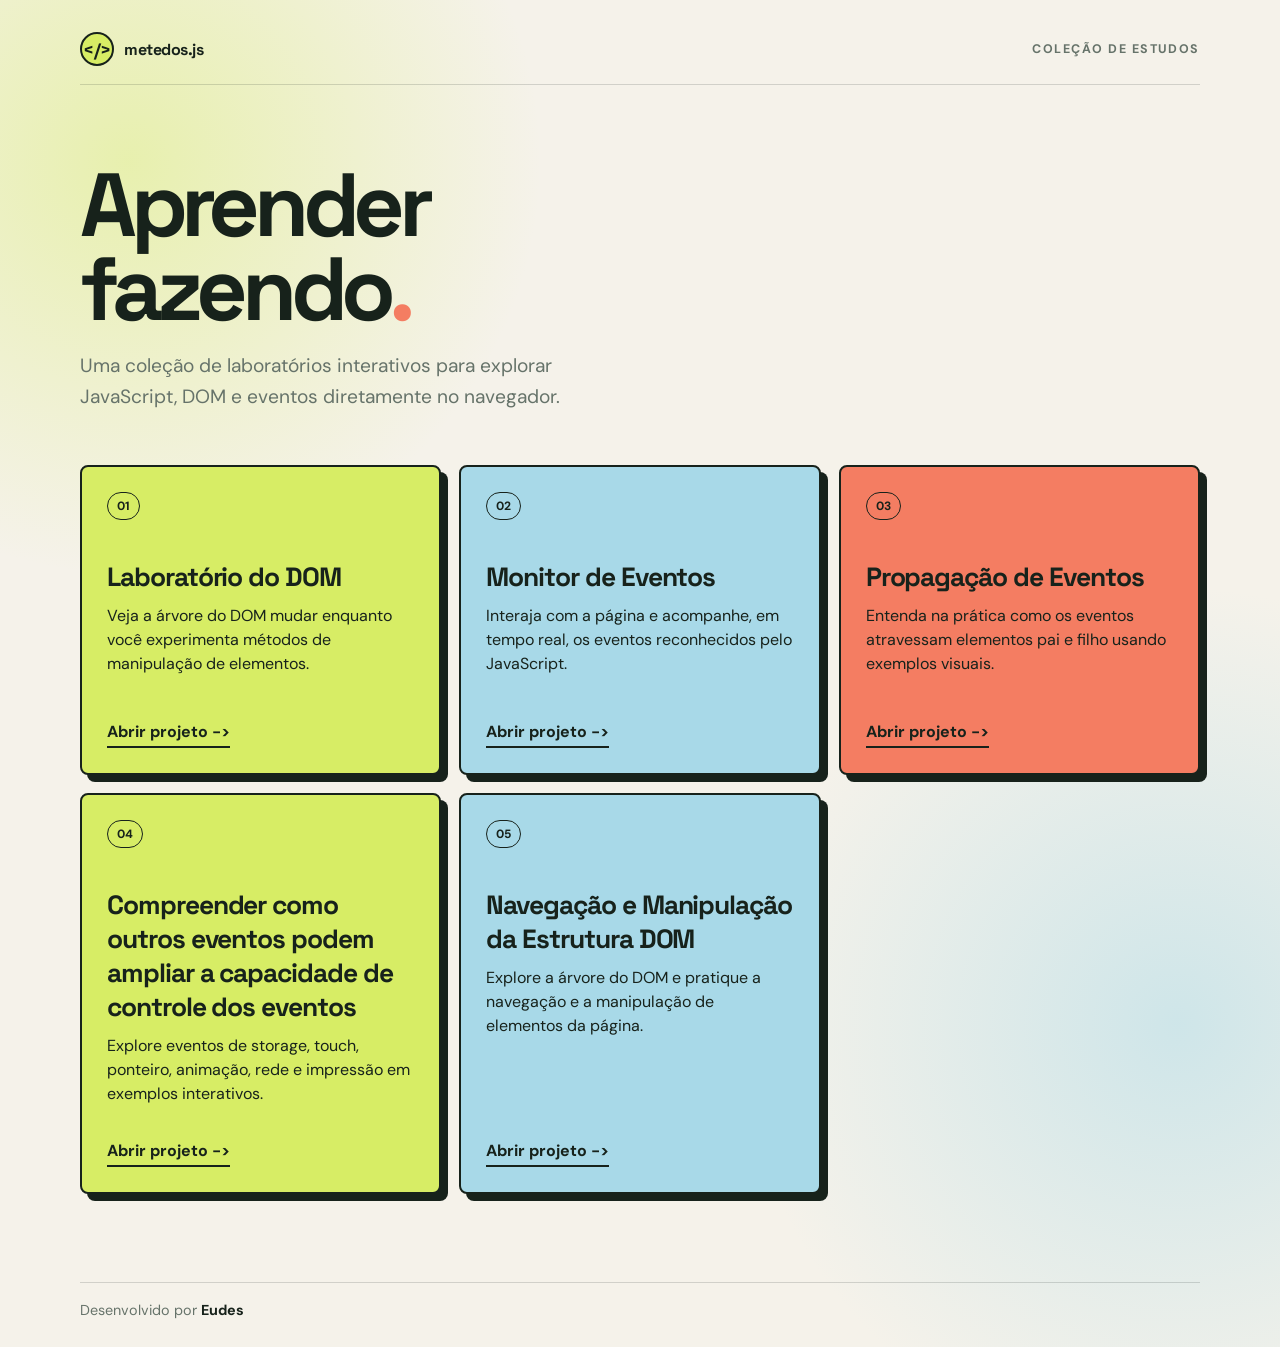
<file: index.html>
<!DOCTYPE html>
<html lang="pt-BR">

<head>
    <meta charset="UTF-8">
    <meta name="viewport" content="width=device-width, initial-scale=1.0">
    <meta name="description" content="Coleção de laboratórios interativos para aprender JavaScript e DOM.">
    <title>Laboratórios JavaScript</title>
    <style>
        @import url('https://fonts.googleapis.com/css2?family=DM+Sans:wght@400;500;700&family=Space+Grotesk:wght@500;600;700&display=swap');

        :root {
            --ink: #17221b;
            --muted: #66736a;
            --paper: #f5f2ea;
            --lime: #d7ed65;
            --coral: #f47d62;
            --blue: #a8d9e8;
            --line: rgba(23, 34, 27, 0.16);
        }

        * {
            box-sizing: border-box;
        }

        body {
            margin: 0;
            min-height: 100vh;
            display: flex;
            flex-direction: column;
            color: var(--ink);
            background:
                radial-gradient(circle at 10% 12%, rgba(215, 237, 101, 0.45), transparent 25%),
                radial-gradient(circle at 92% 76%, rgba(168, 217, 232, 0.5), transparent 28%),
                var(--paper);
            font-family: 'DM Sans', sans-serif;
        }

        header,
        main,
        footer {
            width: min(1120px, calc(100% - 48px));
            margin-inline: auto;
        }

        header {
            padding: 32px 0 18px;
            display: flex;
            justify-content: space-between;
            align-items: center;
            border-bottom: 1px solid var(--line);
        }

        .marca {
            display: flex;
            align-items: center;
            gap: 10px;
            font-family: 'Space Grotesk', sans-serif;
            font-weight: 700;
            letter-spacing: -0.03em;
        }

        .marca-simbolo {
            width: 34px;
            height: 34px;
            display: grid;
            place-items: center;
            color: var(--ink);
            background: var(--lime);
            border: 2px solid var(--ink);
            border-radius: 50%;
            font-size: 18px;
        }

        .rotulo {
            color: var(--muted);
            font-size: 0.78rem;
            font-weight: 700;
            letter-spacing: 0.12em;
            text-transform: uppercase;
        }

        main {
            flex: 1;
            padding: 78px 0 88px;
        }

        .intro {
            max-width: 720px;
            margin-bottom: 52px;
        }

        h1,
        h2,
        p {
            margin-top: 0;
        }

        h1 {
            max-width: 680px;
            margin-bottom: 20px;
            font-family: 'Space Grotesk', sans-serif;
            font-size: clamp(2.8rem, 7vw, 6.4rem);
            line-height: 0.94;
            letter-spacing: -0.07em;
        }

        h1 span {
            color: var(--coral);
        }

        .intro p {
            max-width: 560px;
            margin-bottom: 0;
            color: var(--muted);
            font-size: clamp(1rem, 1.7vw, 1.2rem);
            line-height: 1.6;
        }

        .projetos {
            display: grid;
            grid-template-columns: repeat(3, 1fr);
            gap: 18px;
        }

        .projeto {
            min-height: 310px;
            display: flex;
            flex-direction: column;
            padding: 25px;
            border: 2px solid var(--ink);
            border-radius: 8px;
            box-shadow: 7px 7px 0 var(--ink);
            transition: transform 180ms ease, box-shadow 180ms ease;
        }

        .projeto:nth-child(1) {
            background: var(--lime);
        }

        .projeto:nth-child(2) {
            background: var(--blue);
        }

        .projeto:nth-child(3) {
            background: var(--coral);
        }

        .projeto:nth-child(4) {
            background: var(--lime);
        }

            .projeto:nth-child(5) {
                background: var(--blue);
            }

        .projeto:hover,
        .projeto:focus-within {
            transform: translate(-3px, -3px);
            box-shadow: 10px 10px 0 var(--ink);
        }

        .numero {
            align-self: flex-start;
            padding: 5px 9px;
            border: 1px solid var(--ink);
            border-radius: 999px;
            font-size: 0.75rem;
            font-weight: 700;
        }

        .projeto h2 {
            margin: 40px 0 10px;
            font-family: 'Space Grotesk', sans-serif;
            font-size: 1.65rem;
            letter-spacing: -0.04em;
        }

        .projeto p {
            margin-bottom: 24px;
            line-height: 1.5;
        }

        .abrir {
            width: fit-content;
            margin-top: auto;
            padding: 10px 0 4px;
            color: var(--ink);
            border-bottom: 2px solid var(--ink);
            font-weight: 700;
            text-decoration: none;
        }

        .abrir::after {
            content: '  ->';
        }

        .abrir:hover {
            color: #fff;
            border-color: #fff;
        }

        footer {
            padding: 18px 0 28px;
            border-top: 1px solid var(--line);
            color: var(--muted);
            font-size: 0.9rem;
        }

        footer strong {
            color: var(--ink);
        }

        @media (max-width: 760px) {
            header,
            main,
            footer {
                width: min(100% - 32px, 560px);
            }

            header {
                padding-top: 22px;
            }

            .rotulo {
                display: none;
            }

            main {
                padding: 56px 0 68px;
            }

            .intro {
                margin-bottom: 38px;
            }

            .projetos {
                grid-template-columns: 1fr;
                gap: 16px;
            }

            .projeto {
                min-height: 260px;
            }
        }
    </style>
</head>

<body>
    <header>
        <div class="marca">
            <span class="marca-simbolo">&lt;/&gt;</span>
            <span>metedos.js</span>
        </div>
        <span class="rotulo">coleção de estudos</span>
    </header>

    <main>
        <section class="intro" aria-labelledby="titulo-principal">
            <h1>Aprender fazendo<span>.</span></h1>
            <p>Uma coleção de laboratórios interativos para explorar JavaScript, DOM e eventos diretamente no navegador.</p>
        </section>

        <section class="projetos" aria-label="Projetos disponíveis">
            <article class="projeto">
                <span class="numero">01</span>
                <h2>Laboratório do DOM</h2>
                <p>Veja a árvore do DOM mudar enquanto você experimenta métodos de manipulação de elementos.</p>
                <a class="abrir" href="01/index.html">Abrir projeto</a>
            </article>

            <article class="projeto">
                <span class="numero">02</span>
                <h2>Monitor de Eventos</h2>
                <p>Interaja com a página e acompanhe, em tempo real, os eventos reconhecidos pelo JavaScript.</p>
                <a class="abrir" href="02/index.html">Abrir projeto</a>
            </article>

            <article class="projeto">
                <span class="numero">03</span>
                <h2>Propagação de Eventos</h2>
                <p>Entenda na prática como os eventos atravessam elementos pai e filho usando exemplos visuais.</p>
                <a class="abrir" href="03/index.html">Abrir projeto</a>
            </article>

            <article class="projeto">
                <span class="numero">04</span>
                <h2>Compreender como outros eventos podem ampliar a capacidade de controle dos eventos</h2>
                <p>Explore eventos de storage, touch, ponteiro, animação, rede e impressão em exemplos interativos.</p>
                <a class="abrir" href="04/index.html">Abrir projeto</a>
            </article>

            <article class="projeto">
                <span class="numero">05</span>
                <h2>Navegação e Manipulação da Estrutura DOM</h2>
                <p>Explore a árvore do DOM e pratique a navegação e a manipulação de elementos da página.</p>
                <a class="abrir" href="05/index.html">Abrir projeto</a>
            </article>
        </section>
    </main>

    <footer>Desenvolvido por <strong>Eudes</strong></footer>
</body>

</html>
</file>
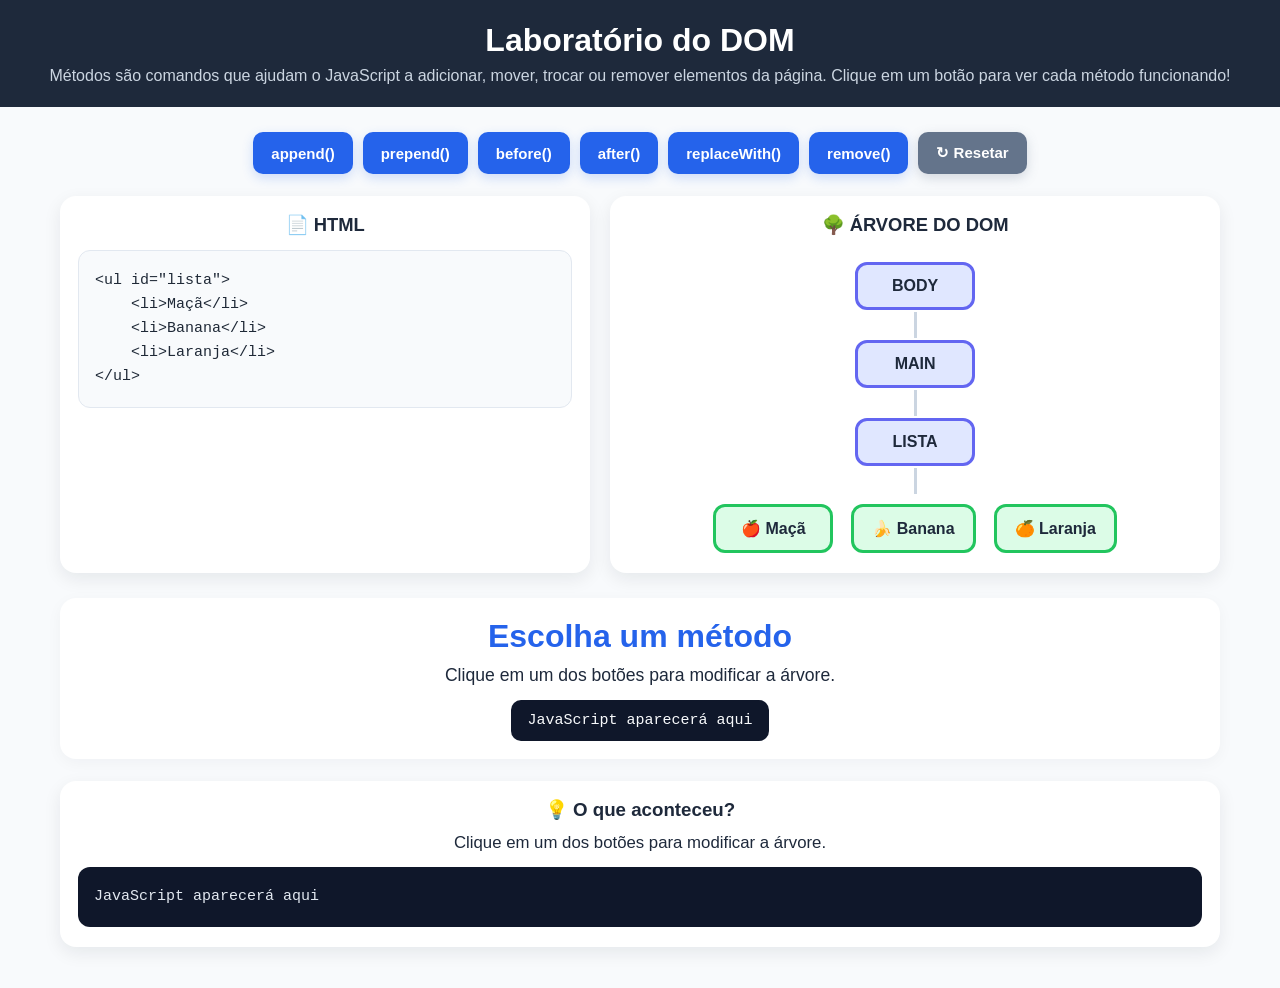
<file: 01/index.html>
<!DOCTYPE html>
<html lang="pt-br">

<head>
    <meta charset="UTF-8">
    <meta name="viewport" content="width=device-width, initial-scale=1.0">

    <title>Laboratório do DOM</title>

    <style>

        * {
            box-sizing: border-box;
        }

        :root {
            --bg: #f8fafc;
            --card: #ffffff;
            --text: #1e293b;
            --muted: #64748b;
            --primary: #2563eb;
            --primary-dark: #1d4ed8;
            --dark: #0f172a;
            --linha: #cbd5e1;
            --pai: #e0e7ff;
            --pai-borda: #6366f1;
            --elemento: #dcfce7;
            --elemento-borda: #22c55e;
            --novo: #fef3c7;
            --novo-borda: #f59e0b;
            --alerta: #fef2f2;
            --alerta-borda: #ef4444;
        }

        body {
            margin: 0;
            font-family: Arial, sans-serif;
            background: var(--bg);
            color: var(--text);
            overflow-x: hidden;
        }

        header {
            background: #1e293b;
            color: white;
            text-align: center;
            padding: 22px 20px;
        }

        header h1 {
            margin: 0 0 8px;
            font-size: 2rem;
        }

        header p {
            margin: 0;
            color: #cbd5e1;
        }

        .container {
            max-width: 1200px;
            margin: auto;
            padding: 25px 20px 40px;
        }

        .botoes {
            display: flex;
            justify-content: center;
            flex-wrap: wrap;
            gap: 10px;
            margin-bottom: 22px;
        }

        button {
            border: none;
            border-radius: 10px;
            padding: 12px 18px;
            background: var(--primary);
            color: white;
            font-size: 15px;
            font-weight: 700;
            cursor: pointer;
            transition: 0.2s ease;
            box-shadow: 0 4px 12px rgba(37, 99, 235, 0.2);
        }

        button:hover {
            transform: translateY(-2px);
            background: var(--primary-dark);
        }

        .reset {
            background: #64748b;
            box-shadow: 0 4px 12px rgba(100, 116, 139, 0.25);
        }

        .reset:hover {
            background: #475569;
        }

        .visao {
            display: grid;
            grid-template-columns: minmax(260px, 1fr) minmax(320px, 1.15fr);
            gap: 20px;
            margin-bottom: 25px;
        }

        .painel {
            background: var(--card);
            border-radius: 16px;
            box-shadow: 0 6px 18px rgba(15, 23, 42, 0.08);
            padding: 18px 18px 20px;
        }

        .painel h3 {
            margin: 0 0 14px;
            text-align: center;
            font-size: 1.15rem;
        }

        .html-panel pre,
        .resultado pre {
            margin: 0;
            white-space: pre-wrap;
            font-family: Consolas, monospace;
            line-height: 1.6;
            font-size: 15px;
            border-radius: 12px;
        }

        .html-panel pre {
            background: #f8fafc;
            border: 1px solid #e2e8f0;
            padding: 18px 16px;
            color: #1f2937;
        }

        .arvore-panel {
            overflow-x: auto;
        }

        .arvore {
            display: flex;
            flex-direction: column;
            align-items: center;
            min-height: 280px;
            padding-top: 12px;
        }

        .node {
            display: inline-flex;
            align-items: center;
            justify-content: center;
            min-width: 120px;
            padding: 12px 18px;
            border-radius: 12px;
            border: 3px solid transparent;
            font-weight: 700;
            text-align: center;
            transition: 0.35s ease;
            background: #dbeafe;
            border-color: #60a5fa;
        }

        .node.pai {
            background: var(--pai);
            border-color: var(--pai-borda);
        }

        .node.item {
            background: var(--elemento);
            border-color: var(--elemento-borda);
        }

        .node.novo {
            background: var(--novo);
            border-color: var(--novo-borda);
        }

        .node.remover {
            background: var(--alerta);
            border-color: var(--alerta-borda);
        }

        .linha {
            width: 3px;
            height: 26px;
            background: var(--linha);
            margin: 2px 0;
        }

        .filhos {
            display: flex;
            justify-content: center;
            align-items: flex-start;
            gap: 18px;
            flex-wrap: wrap;
            width: 100%;
            padding-top: 8px;
        }

        .filho {
            display: flex;
            justify-content: center;
            align-items: center;
        }

        .destacado {
            animation: destaque 0.9s infinite ease-in-out;
        }

        @keyframes destaque {
            0% {
                transform: scale(1);
                box-shadow: 0 0 0 0 rgba(250, 204, 21, 0.4);
            }
            50% {
                transform: scale(1.08);
                box-shadow: 0 0 0 12px rgba(250, 204, 21, 0);
            }
            100% {
                transform: scale(1);
                box-shadow: 0 0 0 0 rgba(250, 204, 21, 0);
            }
        }

        .novo.entrando {
            animation: entrar 0.7s ease;
        }

        @keyframes entrar {
            from {
                opacity: 0;
                transform: scale(0.2) translateY(-18px);
            }
            to {
                opacity: 1;
                transform: scale(1) translateY(0);
            }
        }

        .remover.saindo {
            animation: sair 0.7s forwards ease;
        }

        @keyframes sair {
            to {
                opacity: 0;
                transform: scale(0.2);
            }
        }

        .substituir {
            animation: substituir 1s ease;
        }

        @keyframes substituir {
            0% { transform: scale(1); }
            50% { transform: scale(1.18) rotate(4deg); }
            100% { transform: scale(1); }
        }

        .explicacao {
            background: white;
            border-radius: 16px;
            padding: 20px 18px 18px;
            text-align: center;
            box-shadow: 0 4px 16px rgba(15, 23, 42, 0.04);
            margin-bottom: 22px;
        }

        #tituloMetodo {
            margin: 0 0 10px;
            color: var(--primary);
            font-size: 2rem;
        }

        #mensagem {
            margin: 0;
            font-size: 1.1rem;
            color: var(--text);
        }

        #codigo {
            display: inline-block;
            margin-top: 14px;
            background: var(--dark);
            color: #f8fafc;
            padding: 12px 16px;
            border-radius: 10px;
            font-family: Consolas, monospace;
            font-size: 15px;
        }

        .notificacao {
            position: fixed;
            top: 18px;
            right: 18px;
            z-index: 10;
            width: min(360px, calc(100% - 36px));
            padding: 15px 18px;
            border-left: 5px solid var(--primary);
            border-radius: 10px;
            background: white;
            color: var(--text);
            box-shadow: 0 8px 24px rgba(15, 23, 42, 0.18);
            opacity: 0;
            transform: translateY(-18px);
            pointer-events: none;
            transition: opacity 0.25s ease, transform 0.25s ease;
        }

        .notificacao.visivel {
            opacity: 1;
            transform: translateY(0);
        }

        .notificacao strong {
            display: block;
            margin-bottom: 4px;
            color: var(--primary-dark);
        }

        .resultado {
            background: var(--card);
            border-radius: 16px;
            box-shadow: 0 6px 18px rgba(15, 23, 42, 0.08);
            padding: 18px 18px 20px;
        }

        .resultado h3 {
            margin: 0 0 12px;
            text-align: center;
        }

        #resultadoTexto {
            margin: 0 0 14px;
            text-align: center;
            font-size: 1.05rem;
            color: var(--text);
        }

        .resultado pre {
            background: #0f172a;
            color: #e2e8f0;
            padding: 18px 16px;
            font-size: 15px;
        }

        @media (max-width: 820px) {
            .visao {
                grid-template-columns: 1fr;
            }

            .node {
                min-width: 100px;
                padding: 10px 14px;
                font-size: 14px;
            }

            .filhos {
                gap: 10px;
            }
        }

        @media (max-width: 600px) {
            header {
                padding: 18px 14px;
            }

            header h1 {
                font-size: 1.6rem;
            }

            .container {
                padding: 18px 12px 28px;
            }

            .botoes {
                display: grid;
                grid-template-columns: repeat(2, minmax(0, 1fr));
                gap: 8px;
            }

            button {
                width: 100%;
                padding: 11px 8px;
                font-size: 14px;
            }

            .reset {
                grid-column: 1 / -1;
            }

            .painel,
            .resultado,
            .explicacao {
                padding: 15px 12px;
                border-radius: 12px;
            }

            #tituloMetodo {
                font-size: 1.55rem;
            }

            #mensagem,
            #resultadoTexto {
                font-size: 1rem;
            }

            #codigo {
                max-width: 100%;
                overflow-wrap: anywhere;
                font-size: 13px;
            }

            .html-panel pre,
            .resultado pre {
                font-size: 13px;
                overflow-x: auto;
            }

            .arvore {
                min-width: 280px;
            }

            .notificacao {
                top: 12px;
                right: 12px;
                width: calc(100% - 24px);
            }
        }

    </style>
</head>


<body>

<div class="notificacao" id="notificacao" role="status" aria-live="polite"></div>


<header>

    <h1>Laboratório do DOM</h1>

    <p>
        Métodos são comandos que ajudam o JavaScript a adicionar, mover, trocar ou remover elementos da página.
        Clique em um botão para ver cada método funcionando!
    </p>

</header>


<div class="container">


    <!-- BOTÕES -->

    <div class="botoes">

        <button onclick="append()">
            append()
        </button>

        <button onclick="prepend()">
            prepend()
        </button>

        <button onclick="before()">
            before()
        </button>

        <button onclick="after()">
            after()
        </button>

        <button onclick="replaceWith()">
            replaceWith()
        </button>

        <button onclick="remove()">
            remove()
        </button>

        <button class="reset" onclick="resetar()">
            ↻ Resetar
        </button>

    </div>


    <div class="visao">

        <div class="painel html-panel">
            <h3>📄 HTML</h3>
            <pre id="htmlCode"></pre>
        </div>

        <div class="painel arvore-panel">
            <h3>🌳 ÁRVORE DO DOM</h3>

            <div class="arvore" id="arvore">

                <div class="node pai">BODY</div>
                <div class="linha"></div>
                <div class="node pai">MAIN</div>
                <div class="linha"></div>
                <div class="node pai" id="lista">LISTA</div>
                <div class="linha"></div>

                <div class="filhos" id="filhos">

                    <div class="filho">
                        <div class="node item" id="maca">🍎 Maçã</div>
                    </div>

                    <div class="filho">
                        <div class="node item" id="banana">🍌 Banana</div>
                    </div>

                    <div class="filho">
                        <div class="node item" id="laranja">🍊 Laranja</div>
                    </div>

                </div>

            </div>
        </div>

    </div>

    <div class="explicacao">

        <h2 id="tituloMetodo">
            Escolha um método
        </h2>

        <p id="mensagem">
            Clique em um dos botões acima.
        </p>

        <div id="codigo">
            JavaScript aparecerá aqui
        </div>

    </div>

    <div class="resultado">
        <h3>💡 O que aconteceu?</h3>
        <p id="resultadoTexto">Selecione um método para ver a mudança na árvore.</p>
        <pre id="codigoGrande">Clique em um método para ver o código.</pre>
    </div>

</div>


<script>

const filhos = document.getElementById("filhos");
let tempoNotificacao;

function notificar(nome, mensagem) {
    const notificacao = document.getElementById("notificacao");

    notificacao.innerHTML = `<strong>${nome}</strong>${mensagem}`;
    notificacao.classList.add("visivel");

    clearTimeout(tempoNotificacao);
    tempoNotificacao = setTimeout(() => {
        notificacao.classList.remove("visivel");
    }, 4500);
}

function mostrar(nome, mensagem, codigo) {
    document.getElementById("tituloMetodo").innerText = nome;
    document.getElementById("mensagem").innerText = mensagem;
    document.getElementById("codigo").innerText = codigo;
    document.getElementById("resultadoTexto").innerText = mensagem;
    document.getElementById("codigoGrande").innerText = codigo;

    if (nome !== "Escolha um método") {
        notificar(nome, mensagem);
    }
}

function getNomeItem(id) {
    const nomes = {
        maca: "Maçã",
        banana: "Banana",
        laranja: "Laranja",
        kiwi: "Kiwi"
    };

    return nomes[id] || id;
}

function renderHTMLFromDOM() {
    const itens = Array.from(filhos.querySelectorAll(".item")).map(item => item.id);

    const linhas = [
        '<ul id="lista">',
        ...itens.map(id => `    <li>${getNomeItem(id)}</li>`),
        '</ul>'
    ];

    document.getElementById("htmlCode").textContent = linhas.join("\n");
}

function criarKiwi() {
    const wrapper = document.createElement("div");
    wrapper.classList.add("filho");

    const kiwi = document.createElement("div");
    kiwi.classList.add("node", "item", "novo", "entrando");
    kiwi.id = "kiwi";
    kiwi.textContent = "🥝 Kiwi";

    wrapper.appendChild(kiwi);
    return wrapper;
}

function resetar() {
    filhos.innerHTML = `
        <div class="filho">
            <div class="node item" id="maca">🍎 Maçã</div>
        </div>

        <div class="filho">
            <div class="node item" id="banana">🍌 Banana</div>
        </div>

        <div class="filho">
            <div class="node item" id="laranja">🍊 Laranja</div>
        </div>
    `;

    renderHTMLFromDOM();

    mostrar(
        "Escolha um método",
        "Clique em um dos botões para modificar a árvore.",
        "JavaScript aparecerá aqui"
    );
}

function append() {
    resetar();

    const kiwi = criarKiwi();
    filhos.appendChild(kiwi);
    renderHTMLFromDOM();

    mostrar(
        "append()",
        "O Kiwi foi colocado no FINAL da lista.",
        "lista.append(kiwi)"
    );
}

function prepend() {
    resetar();

    const kiwi = criarKiwi();
    filhos.insertBefore(kiwi, filhos.firstChild);
    renderHTMLFromDOM();

    mostrar(
        "prepend()",
        "O Kiwi foi colocado no INÍCIO da lista.",
        "lista.prepend(kiwi)"
    );
}

function before() {
    resetar();

    const banana = document.getElementById("banana");
    banana.classList.add("destacado");

    setTimeout(() => {
        const kiwi = criarKiwi();
        banana.before(kiwi);
        renderHTMLFromDOM();
        banana.classList.remove("destacado");

        mostrar(
            "before()",
            "O Kiwi foi colocado ANTES da Banana.",
            "banana.before(kiwi)"
        );
    }, 350);
}

function after() {
    resetar();

    const banana = document.getElementById("banana");
    banana.classList.add("destacado");

    setTimeout(() => {
        const kiwi = criarKiwi();
        banana.after(kiwi);
        renderHTMLFromDOM();
        banana.classList.remove("destacado");

        mostrar(
            "after()",
            "O Kiwi foi colocado DEPOIS da Banana.",
            "banana.after(kiwi)"
        );
    }, 350);
}

function replaceWith() {
    resetar();

    const banana = document.getElementById("banana");
    banana.classList.add("destacado");

    setTimeout(() => {
        const kiwi = criarKiwi();
        const kiwiNode = kiwi.querySelector(".item");
        kiwiNode.classList.add("substituir");
        banana.replaceWith(kiwi);
        renderHTMLFromDOM();
        banana.classList.remove("destacado");

        mostrar(
            "replaceWith()",
            "A Banana foi SUBSTITUÍDA pelo Kiwi.",
            "banana.replaceWith(kiwi)"
        );
    }, 350);
}

function remove() {
    resetar();

    const banana = document.getElementById("banana");
    banana.classList.add("destacado");

    setTimeout(() => {
        banana.classList.remove("destacado");
        banana.classList.add("remover", "saindo");

        setTimeout(() => {
            banana.remove();
            renderHTMLFromDOM();

            mostrar(
                "remove()",
                "A Banana foi REMOVIDA da árvore.",
                "banana.remove()"
            );
        }, 650);
    }, 250);
}

resetar();

</script>


</body>

</html>
</file>
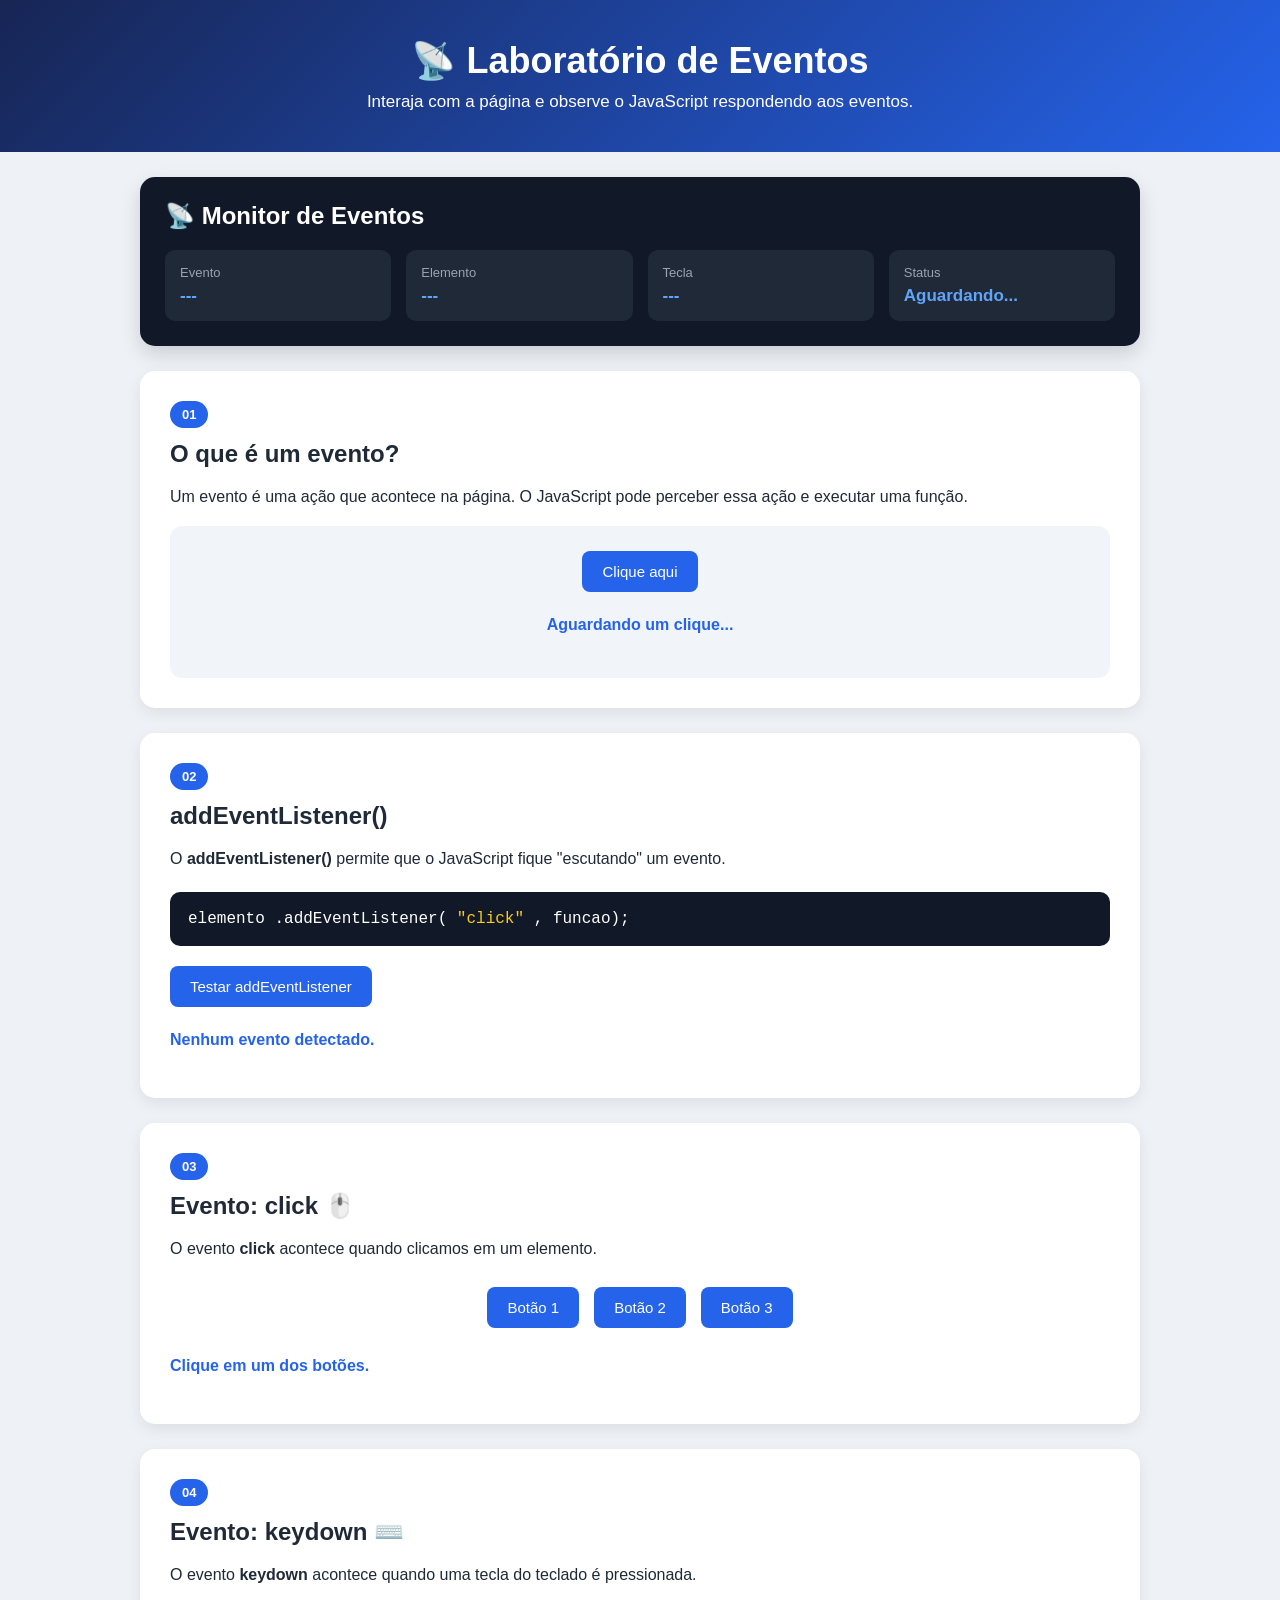
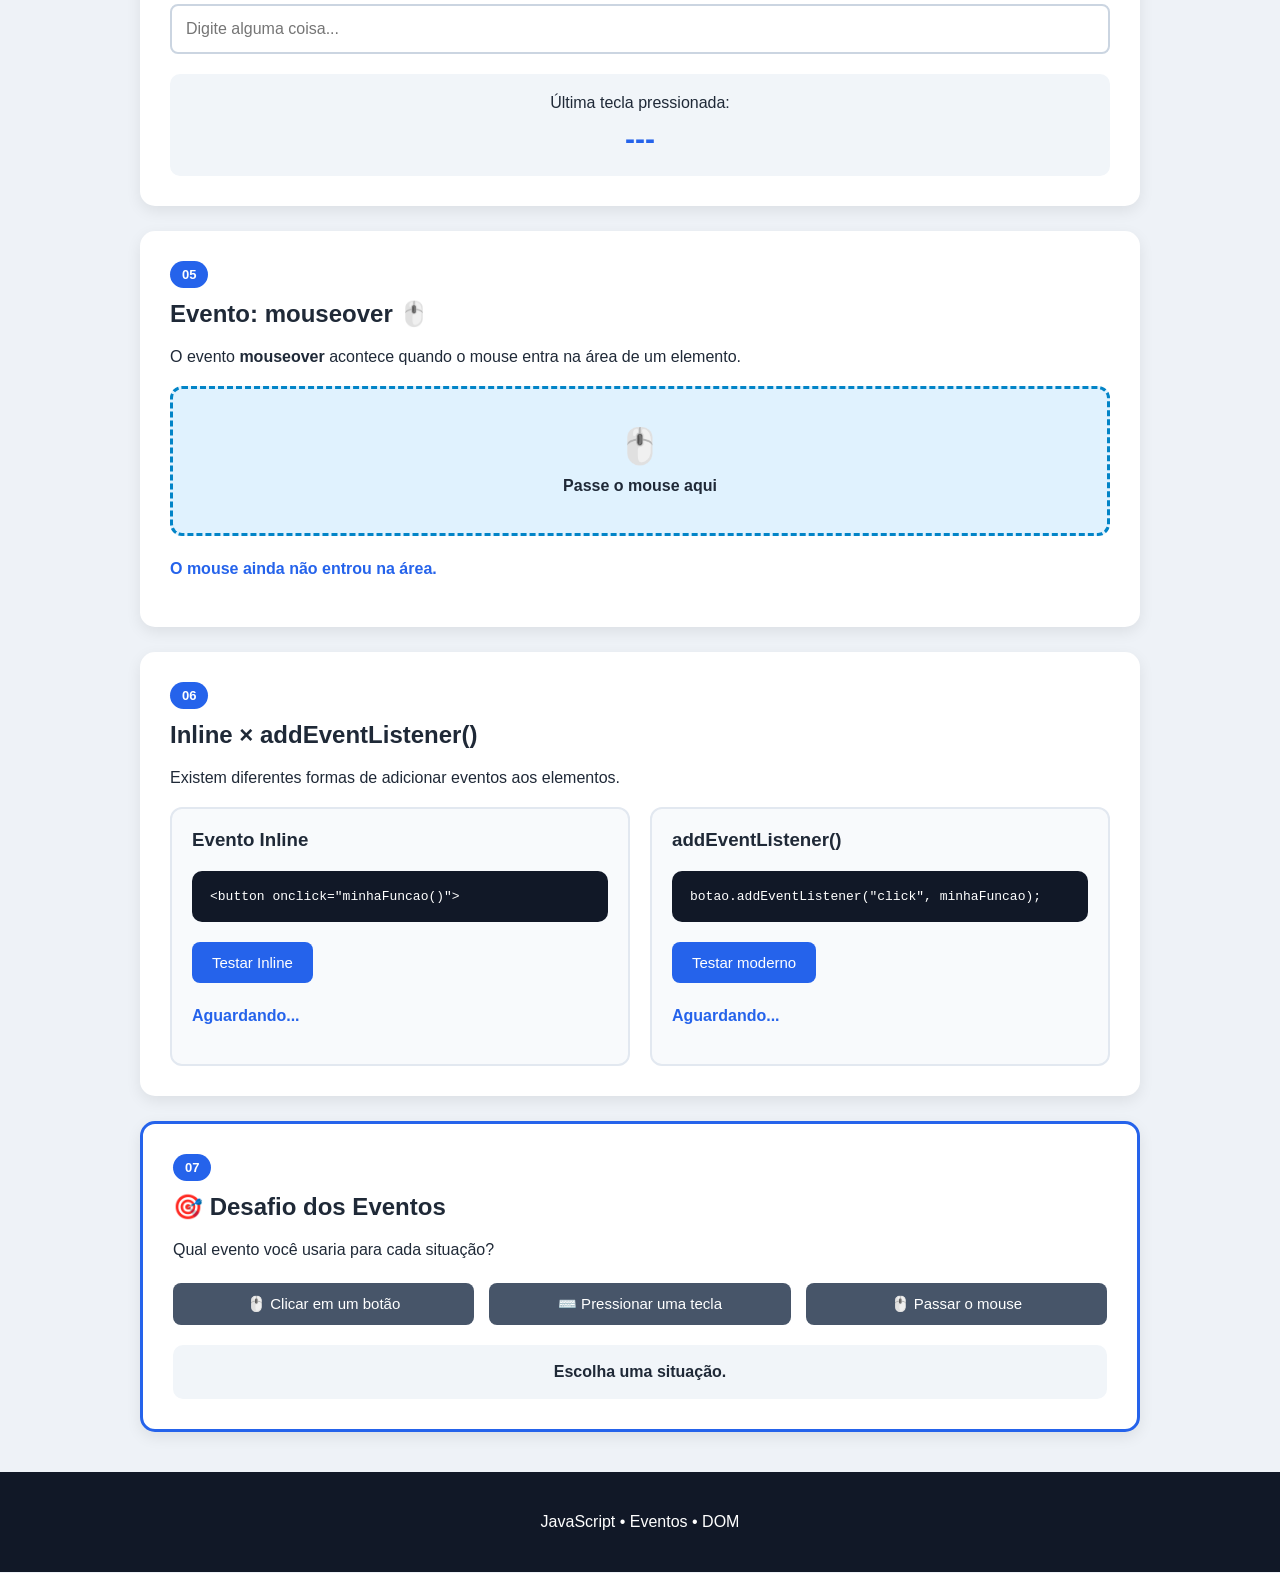
<file: 02/index.html>
<!DOCTYPE html>
<html lang="pt-BR">

<head>
    <meta charset="UTF-8">
    <meta name="viewport" content="width=device-width, initial-scale=1.0">

    <title>Laboratório de Eventos JavaScript</title>

    <link rel="stylesheet" href="style.css">
</head>

<body>

    <header>
        <h1>📡 Laboratório de Eventos</h1>

        <p>
            Interaja com a página e observe o JavaScript respondendo aos eventos.
        </p>
    </header>


    <!-- MONITOR DE EVENTOS -->

    <section class="monitor">

        <h2>📡 Monitor de Eventos</h2>

        <div class="monitor-grid">

            <div>
                <span>Evento</span>
                <strong id="evento">---</strong>
            </div>

            <div>
                <span>Elemento</span>
                <strong id="elemento">---</strong>
            </div>

            <div>
                <span>Tecla</span>
                <strong id="tecla">---</strong>
            </div>

            <div>
                <span>Status</span>
                <strong id="status">Aguardando...</strong>
            </div>

        </div>

    </section>


    <!-- 1 - O QUE É UM EVENTO -->

    <section class="card">

        <span class="numero">01</span>

        <h2>O que é um evento?</h2>

        <p>
            Um evento é uma ação que acontece na página.
            O JavaScript pode perceber essa ação e executar uma função.
        </p>

        <div class="area-exemplo">

            <button id="botaoEvento">
                Clique aqui
            </button>

            <p id="mensagemEvento">
                Aguardando um clique...
            </p>

        </div>

    </section>


    <!-- 2 - ADD EVENT LISTENER -->

    <section class="card">

        <span class="numero">02</span>

        <h2>addEventListener()</h2>

        <p>
            O <strong>addEventListener()</strong> permite que o JavaScript
            fique "escutando" um evento.
        </p>

        <div class="codigo">

            <span>elemento</span>
            <span>.addEventListener(</span>
            <span class="amarelo">"click"</span>
            <span>, funcao);</span>

        </div>

        <button id="botaoListener">
            Testar addEventListener
        </button>

        <p id="resultadoListener">
            Nenhum evento detectado.
        </p>

    </section>


    <!-- 3 - CLICK -->

    <section class="card">

        <span class="numero">03</span>

        <h2>Evento: click 🖱️</h2>

        <p>
            O evento <strong>click</strong> acontece quando clicamos
            em um elemento.
        </p>

        <div class="botoes">

            <button class="botaoClick" data-nome="Botão 1">
                Botão 1
            </button>

            <button class="botaoClick" data-nome="Botão 2">
                Botão 2
            </button>

            <button class="botaoClick" data-nome="Botão 3">
                Botão 3
            </button>

        </div>

        <p id="resultadoClick">
            Clique em um dos botões.
        </p>

    </section>


    <!-- 4 - KEYDOWN -->

    <section class="card">

        <span class="numero">04</span>

        <h2>Evento: keydown ⌨️</h2>

        <p>
            O evento <strong>keydown</strong> acontece quando uma tecla
            do teclado é pressionada.
        </p>

        <input
            type="text"
            id="campoTeclado"
            placeholder="Digite alguma coisa..."
        >

        <div class="tecla-display">

            <span>Última tecla pressionada:</span>

            <strong id="ultimaTecla">
                ---
            </strong>

        </div>

    </section>


    <!-- 5 - MOUSEOVER -->

    <section class="card">

        <span class="numero">05</span>

        <h2>Evento: mouseover 🖱️</h2>

        <p>
            O evento <strong>mouseover</strong> acontece quando
            o mouse entra na área de um elemento.
        </p>

        <div id="areaMouse">

            <span>🖱️</span>

            <strong>
                Passe o mouse aqui
            </strong>

        </div>

        <p id="resultadoMouse">
            O mouse ainda não entrou na área.
        </p>

    </section>


    <!-- 6 - INLINE X ADD EVENT LISTENER -->

    <section class="card">

        <span class="numero">06</span>

        <h2>Inline × addEventListener()</h2>

        <p>
            Existem diferentes formas de adicionar eventos aos elementos.
        </p>

        <div class="comparacao">

            <div class="exemplo">

                <h3>Evento Inline</h3>

                <div class="codigo pequeno">

                    &lt;button onclick="minhaFuncao()"&gt;

                </div>

                <button onclick="eventoInline()">
                    Testar Inline
                </button>

                <p id="resultadoInline">
                    Aguardando...
                </p>

            </div>


            <div class="exemplo">

                <h3>addEventListener()</h3>

                <div class="codigo pequeno">

                    botao.addEventListener("click", minhaFuncao);

                </div>

                <button id="botaoModerno">
                    Testar moderno
                </button>

                <p id="resultadoModerno">
                    Aguardando...
                </p>

            </div>

        </div>

    </section>


    <!-- 7 - DESAFIO -->

    <section class="card desafio">

        <span class="numero">07</span>

        <h2>🎯 Desafio dos Eventos</h2>

        <p>
            Qual evento você usaria para cada situação?
        </p>

        <div class="desafio-grid">

            <button class="desafio-btn" data-evento="click">
                🖱️ Clicar em um botão
            </button>

            <button class="desafio-btn" data-evento="keydown">
                ⌨️ Pressionar uma tecla
            </button>

            <button class="desafio-btn" data-evento="mouseover">
                🖱️ Passar o mouse
            </button>

        </div>

        <div id="resultadoDesafio">
            Escolha uma situação.
        </div>

    </section>


    <footer>

        <p>
            JavaScript • Eventos • DOM
        </p>

    </footer>


    <script src="script.js"></script>

</body>

</html>
</file>
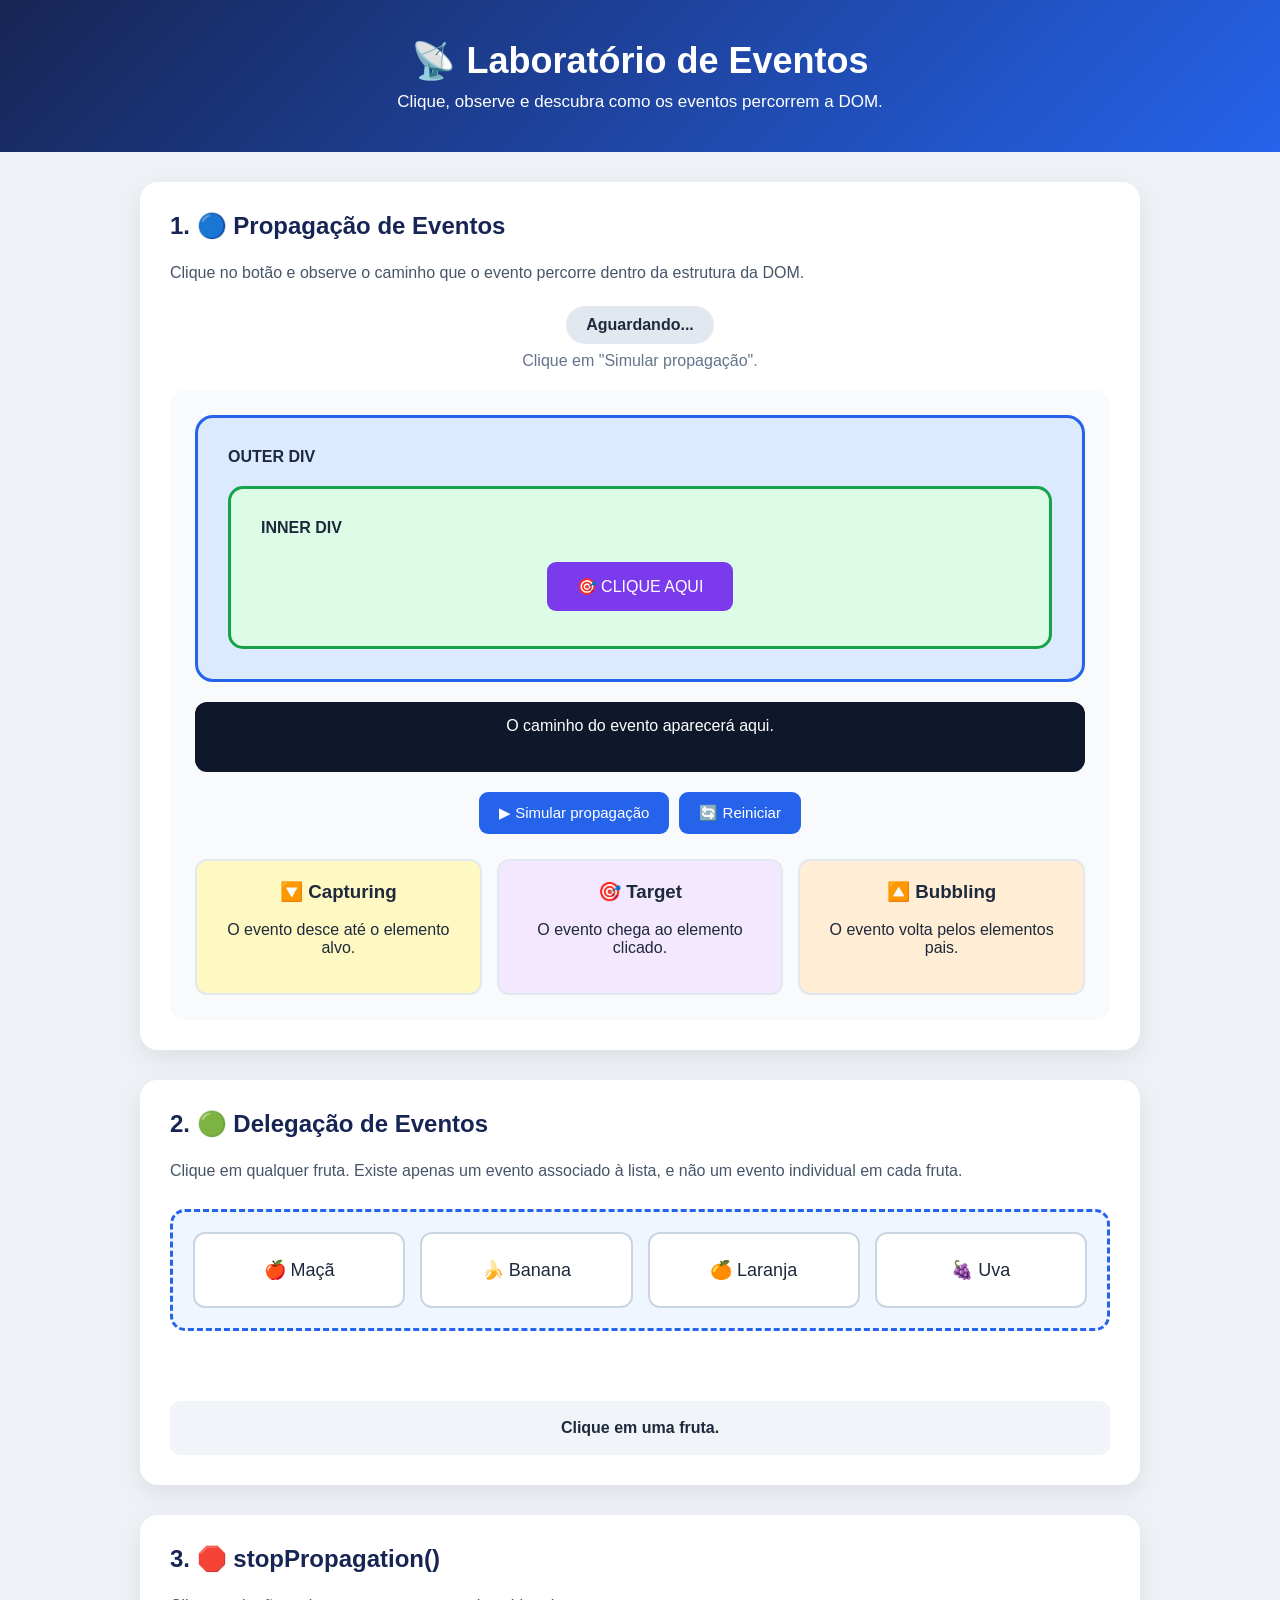
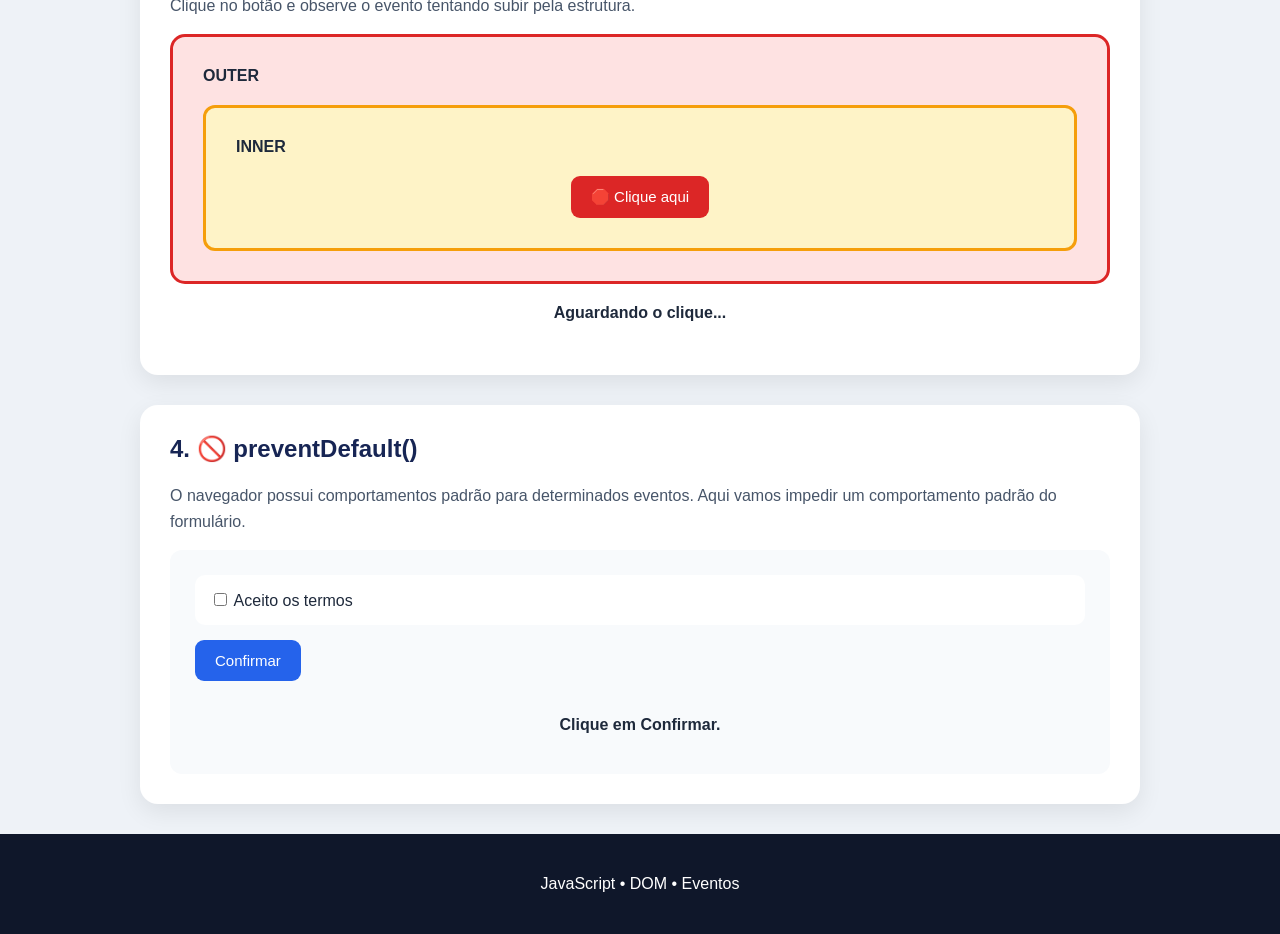
<file: 03/index.html>
<!DOCTYPE html>
<html lang="pt-BR">

<head>

    <meta charset="UTF-8">

    <meta name="viewport" content="width=device-width, initial-scale=1.0">

    <title>Laboratório de Eventos</title>


    <style>

        * {
            box-sizing: border-box;
        }


        body {

            margin: 0;

            font-family: Arial, sans-serif;

            background: #eef2f7;

            color: #1e293b;

        }


        /* =========================================
           CABEÇALHO
        ========================================= */

        header {

            background: linear-gradient(
                135deg,
                #172554,
                #2563eb
            );

            color: white;

            text-align: center;

            padding: 40px 20px;

        }


        header h1 {

            margin: 0 0 10px;

            font-size: 36px;

        }


        header p {

            margin: 0;

            font-size: 17px;

        }


        /* =========================================
           CONTAINER
        ========================================= */

        main {

            width: 90%;

            max-width: 1000px;

            margin: 30px auto;

        }


        /* =========================================
           CARDS
        ========================================= */

        .card {

            background: white;

            border-radius: 18px;

            padding: 30px;

            margin-bottom: 30px;

            box-shadow:
                0 8px 25px rgba(0,0,0,0.08);

        }


        .card h2 {

            margin-top: 0;

            color: #172554;

        }


        .explicacao {

            line-height: 1.6;

            color: #475569;

        }


        /* =========================================
           BOTÕES
        ========================================= */

        button {

            border: none;

            border-radius: 9px;

            padding: 12px 20px;

            font-size: 15px;

            cursor: pointer;

            background: #2563eb;

            color: white;

            transition: 0.2s;

        }


        button:hover {

            transform: translateY(-2px);

            background: #1d4ed8;

        }


        button:active {

            transform: scale(0.96);

        }


        .controles {

            display: flex;

            justify-content: center;

            gap: 10px;

            margin-top: 20px;

            flex-wrap: wrap;

        }


        /* =========================================
           PROPAGAÇÃO
        ========================================= */

        .laboratorio {

            background: #f8fafc;

            border-radius: 15px;

            padding: 25px;

        }


        #outer {

            padding: 30px;

            background: #dbeafe;

            border: 3px solid #2563eb;

            border-radius: 18px;

            transition: 0.4s;

        }


        #inner {

            padding: 30px;

            margin-top: 20px;

            background: #dcfce7;

            border: 3px solid #16a34a;

            border-radius: 15px;

            transition: 0.4s;

        }


        #button {

            display: block;

            margin: 25px auto 5px;

            padding: 15px 30px;

            background: #7c3aed;

            font-size: 16px;

            transition: 0.3s;

        }


        /* DESTAQUES */

        .capturando {

            transform: scale(1.03);

            box-shadow:
                0 0 0 5px #facc15,
                0 10px 30px rgba(0,0,0,0.15);

        }


        .alvo {

            transform: scale(1.08);

            box-shadow:
                0 0 0 6px #a855f7,
                0 10px 30px rgba(0,0,0,0.2);

        }


        .subindo {

            transform: scale(1.03);

            box-shadow:
                0 0 0 5px #f97316,
                0 10px 30px rgba(0,0,0,0.15);

        }


        /* =========================================
           FASE ATUAL
        ========================================= */

        #fase {

            text-align: center;

            margin: 20px 0;

            min-height: 45px;

        }


        #faseNome {

            display: inline-block;

            padding: 10px 20px;

            border-radius: 20px;

            background: #e2e8f0;

            font-weight: bold;

        }


        #faseDescricao {

            margin-top: 8px;

            color: #64748b;

        }


        /* =========================================
           CAMINHO
        ========================================= */

        #caminho {

            min-height: 70px;

            margin-top: 20px;

            padding: 15px;

            background: #0f172a;

            border-radius: 12px;

            color: white;

            text-align: center;

        }


        .passo {

            display: inline-block;

            padding: 9px 14px;

            margin: 5px;

            background: #2563eb;

            border-radius: 8px;

            font-weight: bold;

            animation: aparecer 0.4s;

        }


        .seta {

            color: #facc15;

            font-size: 20px;

        }


        @keyframes aparecer {

            from {

                opacity: 0;

                transform: scale(0.5);

            }

            to {

                opacity: 1;

                transform: scale(1);

            }

        }


        /* =========================================
           EXPLICAÇÃO DAS FASES
        ========================================= */

        .fases {

            display: grid;

            grid-template-columns:
                repeat(3, 1fr);

            gap: 15px;

            margin-top: 25px;

        }


        .fase-card {

            padding: 20px;

            border-radius: 12px;

            text-align: center;

            border: 2px solid #e2e8f0;

            transition: 0.3s;

        }


        .fase-card.ativa {

            transform: translateY(-5px);

            border-color: #2563eb;

            box-shadow:
                0 8px 20px rgba(37,99,235,0.2);

        }


        .fase-card h3 {

            margin-top: 0;

        }


        .capturing-card {

            background: #fef9c3;

        }


        .target-card {

            background: #f3e8ff;

        }


        .bubbling-card {

            background: #ffedd5;

        }


        /* =========================================
           DELEGAÇÃO
        ========================================= */

        .lista {

            display: grid;

            grid-template-columns:
                repeat(4, 1fr);

            gap: 15px;

            margin-top: 25px;

            padding: 20px;

            border: 3px dashed #2563eb;

            border-radius: 15px;

            background: #eff6ff;

        }


        .item {

            padding: 25px 10px;

            background: white;

            border: 2px solid #cbd5e1;

            border-radius: 12px;

            text-align: center;

            font-size: 18px;

            cursor: pointer;

            transition: 0.3s;

        }


        .item:hover {

            transform: translateY(-4px);

        }


        .item.selecionado {

            background: #dcfce7;

            border-color: #16a34a;

            transform: scale(1.08);

        }


        #setaDelegacao {

            text-align: center;

            font-size: 28px;

            margin: 15px;

            min-height: 35px;

        }


        #resultadoDelegacao {

            padding: 18px;

            margin-top: 20px;

            border-radius: 10px;

            background: #f1f5f9;

            text-align: center;

            font-weight: bold;

        }


        /* =========================================
           STOP PROPAGATION
        ========================================= */

        .stop-outer {

            padding: 30px;

            background: #fee2e2;

            border: 3px solid #dc2626;

            border-radius: 15px;

            transition: 0.4s;

        }


        .stop-inner {

            padding: 30px;

            margin-top: 20px;

            background: #fef3c7;

            border: 3px solid #f59e0b;

            border-radius: 12px;

            transition: 0.4s;

        }


        #stopButton {

            display: block;

            margin: 20px auto 0;

            background: #dc2626;

        }


        .stop-ativo {

            animation: parar 0.6s;

        }


        @keyframes parar {

            0% {

                transform: scale(1);

            }

            50% {

                transform: scale(1.08);

            }

            100% {

                transform: scale(1);

            }

        }


        #resultadoStop {

            text-align: center;

            margin-top: 20px;

            font-weight: bold;

            min-height: 25px;

        }


        /* =========================================
           PREVENT DEFAULT
        ========================================= */

        .formulario {

            background: #f8fafc;

            padding: 25px;

            border-radius: 12px;

        }


        .checkbox-area {

            padding: 15px;

            background: white;

            border-radius: 10px;

            margin-bottom: 15px;

        }


        #resultadoDefault {

            padding: 15px;

            margin-top: 20px;

            border-radius: 10px;

            text-align: center;

            font-weight: bold;

            min-height: 25px;

        }


        .bloqueado {

            background: #fee2e2;

            color: #b91c1c;

        }


        .permitido {

            background: #dcfce7;

            color: #15803d;

        }


        /* =========================================
           RODAPÉ
        ========================================= */

        footer {

            background: #0f172a;

            color: white;

            text-align: center;

            padding: 25px;

        }


        /* =========================================
           RESPONSIVO
        ========================================= */

        @media (max-width: 700px) {

            .fases {

                grid-template-columns: 1fr;

            }


            .lista {

                grid-template-columns: 1fr 1fr;

            }


            header h1 {

                font-size: 28px;

            }

        }

    </style>

</head>


<body>


<header>

    <h1>📡 Laboratório de Eventos</h1>

    <p>
        Clique, observe e descubra como os eventos percorrem a DOM.
    </p>

</header>



<main>


    <!-- =================================================
         EXPERIMENTO 1
    ================================================== -->

    <section class="card">

        <h2>1. 🔵 Propagação de Eventos</h2>

        <p class="explicacao">

            Clique no botão e observe o caminho que o evento
            percorre dentro da estrutura da DOM.

        </p>


        <div id="fase">

            <div id="faseNome">
                Aguardando...
            </div>

            <div id="faseDescricao">
                Clique em "Simular propagação".
            </div>

        </div>


        <div class="laboratorio">


            <div id="outer">

                <strong>OUTER DIV</strong>


                <div id="inner">

                    <strong>INNER DIV</strong>


                    <button id="button">

                        🎯 CLIQUE AQUI

                    </button>

                </div>

            </div>


            <div id="caminho">

                O caminho do evento aparecerá aqui.

            </div>


            <div class="controles">

                <button id="simular">

                    ▶ Simular propagação

                </button>


                <button id="reiniciar">

                    🔄 Reiniciar

                </button>

            </div>


            <div class="fases">


                <div
                    id="cardCapturing"
                    class="fase-card capturing-card"
                >

                    <h3>🔽 Capturing</h3>

                    <p>
                        O evento desce até o elemento alvo.
                    </p>

                </div>


                <div
                    id="cardTarget"
                    class="fase-card target-card"
                >

                    <h3>🎯 Target</h3>

                    <p>
                        O evento chega ao elemento clicado.
                    </p>

                </div>


                <div
                    id="cardBubbling"
                    class="fase-card bubbling-card"
                >

                    <h3>🔼 Bubbling</h3>

                    <p>
                        O evento volta pelos elementos pais.
                    </p>

                </div>


            </div>

        </div>

    </section>



    <!-- =================================================
         DELEGAÇÃO
    ================================================== -->

    <section class="card">

        <h2>2. 🟢 Delegação de Eventos</h2>


        <p class="explicacao">

            Clique em qualquer fruta.
            Existe apenas um evento associado à lista,
            e não um evento individual em cada fruta.

        </p>


        <div id="lista" class="lista">

            <div class="item">
                🍎 Maçã
            </div>

            <div class="item">
                🍌 Banana
            </div>

            <div class="item">
                🍊 Laranja
            </div>

            <div class="item">
                🍇 Uva
            </div>

        </div>


        <div id="setaDelegacao"></div>


        <div id="resultadoDelegacao">

            Clique em uma fruta.

        </div>

    </section>



    <!-- =================================================
         STOP PROPAGATION
    ================================================== -->

    <section class="card">

        <h2>3. 🛑 stopPropagation()</h2>


        <p class="explicacao">

            Clique no botão e observe o evento tentando
            subir pela estrutura.

        </p>


        <div id="stopOuter" class="stop-outer">

            <strong>OUTER</strong>


            <div id="stopInner" class="stop-inner">

                <strong>INNER</strong>


                <button id="stopButton">

                    🛑 Clique aqui

                </button>

            </div>

        </div>


        <p id="resultadoStop">

            Aguardando o clique...

        </p>

    </section>



    <!-- =================================================
         PREVENT DEFAULT
    ================================================== -->

    <section class="card">

        <h2>4. 🚫 preventDefault()</h2>


        <p class="explicacao">

            O navegador possui comportamentos padrão para
            determinados eventos. Aqui vamos impedir um
            comportamento padrão do formulário.

        </p>


        <div class="formulario">


            <form id="formulario">


                <div class="checkbox-area">

                    <label>

                        <input
                            type="checkbox"
                            id="checkbox"
                        >

                        Aceito os termos

                    </label>

                </div>


                <button type="submit">

                    Confirmar

                </button>


            </form>


            <div id="resultadoDefault">

                Clique em Confirmar.

            </div>


        </div>

    </section>


</main>



<footer>

    <p>
        JavaScript • DOM • Eventos
    </p>

</footer>



<script>


/* =====================================================
   1. PROPAGAÇÃO DE EVENTOS
===================================================== */


const outer =
    document.getElementById("outer");


const inner =
    document.getElementById("inner");


const button =
    document.getElementById("button");


const caminho =
    document.getElementById("caminho");


const faseNome =
    document.getElementById("faseNome");


const faseDescricao =
    document.getElementById("faseDescricao");


const cardCapturing =
    document.getElementById("cardCapturing");


const cardTarget =
    document.getElementById("cardTarget");


const cardBubbling =
    document.getElementById("cardBubbling");


const simular =
    document.getElementById("simular");


const reiniciar =
    document.getElementById("reiniciar");



/* -----------------------------------------
   LIMPAR ANIMAÇÃO
----------------------------------------- */


function limparPropagacao() {

    outer.classList.remove(
        "capturando",
        "alvo",
        "subindo"
    );


    inner.classList.remove(
        "capturando",
        "alvo",
        "subindo"
    );


    button.classList.remove(
        "capturando",
        "alvo",
        "subindo"
    );


    cardCapturing.classList.remove(
        "ativa"
    );


    cardTarget.classList.remove(
        "ativa"
    );


    cardBubbling.classList.remove(
        "ativa"
    );

}



/* -----------------------------------------
   MOSTRAR PASSO
----------------------------------------- */


function mostrarPasso(
    nome,
    classe,
    texto,
    card
) {

    limparPropagacao();


    const elemento =
        document.getElementById(nome.toLowerCase());


    elemento.classList.add(classe);


    card.classList.add("ativa");


    faseNome.textContent = nome;

    faseDescricao.textContent = texto;


    caminho.innerHTML = `
        <span class="passo">
            ${nome}
        </span>
    `;

}



/* -----------------------------------------
   SIMULAÇÃO
----------------------------------------- */


async function iniciarPropagacao() {


    limparPropagacao();


    faseNome.textContent =
        "🔽 CAPTURING";


    faseDescricao.textContent =
        "O evento está descendo pela estrutura.";


    cardCapturing.classList.add("ativa");


    outer.classList.add("capturando");


    caminho.innerHTML = `
        <span class="passo">
            OUTER
        </span>
    `;


    await esperar(800);


    inner.classList.remove(
        "capturando"
    );


    inner.classList.add(
        "capturando"
    );


    caminho.innerHTML += `
        <span class="seta">↓</span>

        <span class="passo">
            INNER
        </span>
    `;


    await esperar(800);


    outer.classList.remove(
        "capturando"
    );


    inner.classList.remove(
        "capturando"
    );


    faseNome.textContent =
        "🎯 TARGET";


    faseDescricao.textContent =
        "O evento chegou ao elemento clicado.";


    cardCapturing.classList.remove(
        "ativa"
    );


    cardTarget.classList.add(
        "ativa"
    );


    button.classList.add(
        "alvo"
    );


    caminho.innerHTML += `
        <span class="seta">↓</span>

        <span class="passo">
            BUTTON
        </span>
    `;


    await esperar(1000);


    button.classList.remove(
        "alvo"
    );


    faseNome.textContent =
        "🔼 BUBBLING";


    faseDescricao.textContent =
        "Agora o evento está voltando pelos elementos pais.";


    cardTarget.classList.remove(
        "ativa"
    );


    cardBubbling.classList.add(
        "ativa"
    );


    inner.classList.add(
        "subindo"
    );


    caminho.innerHTML += `
        <span class="seta">↑</span>

        <span class="passo">
            INNER
        </span>
    `;


    await esperar(800);


    inner.classList.remove(
        "subindo"
    );


    outer.classList.add(
        "subindo"
    );


    caminho.innerHTML += `
        <span class="seta">↑</span>

        <span class="passo">
            OUTER
        </span>
    `;


    await esperar(800);


    outer.classList.remove(
        "subindo"
    );


    faseNome.textContent =
        "✔ PROPAGAÇÃO FINALIZADA";


    faseDescricao.textContent =
        "O evento percorreu as três fases.";

}



/* -----------------------------------------
   ESPERAR
----------------------------------------- */


function esperar(tempo) {

    return new Promise(
        function (resolve) {

            setTimeout(
                resolve,
                tempo
            );

        }
    );

}



/* -----------------------------------------
   BOTÕES
----------------------------------------- */


simular.addEventListener(
    "click",
    iniciarPropagacao
);


reiniciar.addEventListener(
    "click",
    function () {

        limparPropagacao();


        faseNome.textContent =
            "Aguardando...";


        faseDescricao.textContent =
            "Clique em 'Simular propagação'.";


        caminho.textContent =
            "O caminho do evento aparecerá aqui.";

    }
);


/* Também podemos clicar diretamente no botão */


button.addEventListener(
    "click",
    function () {

        iniciarPropagacao();

    }
);



/* =====================================================
   2. DELEGAÇÃO DE EVENTOS
===================================================== */


const lista =
    document.getElementById("lista");


const resultadoDelegacao =
    document.getElementById(
        "resultadoDelegacao"
    );


const setaDelegacao =
    document.getElementById(
        "setaDelegacao"
    );



lista.addEventListener(
    "click",
    function (event) {


        if (
            event.target.classList.contains(
                "item"
            )
        ) {


            const itens =
                document.querySelectorAll(
                    ".item"
                );


            itens.forEach(
                function (item) {

                    item.classList.remove(
                        "selecionado"
                    );

                }
            );


            event.target.classList.add(
                "selecionado"
            );


            const nome =
                event.target.textContent;


            setaDelegacao.textContent =
                "⬆️  Evento subindo para a LISTA";


            resultadoDelegacao.textContent =
                "🎯 A lista recebeu o evento de: "
                + nome;


            setTimeout(
                function () {

                    setaDelegacao.textContent =
                        "⬆️  FILHO → PAI";

                },
                600
            );

        }

    }
);



/* =====================================================
   3. STOP PROPAGATION
===================================================== */


const stopOuter =
    document.getElementById(
        "stopOuter"
    );


const stopInner =
    document.getElementById(
        "stopInner"
    );


const stopButton =
    document.getElementById(
        "stopButton"
    );


const resultadoStop =
    document.getElementById(
        "resultadoStop"
    );



stopOuter.addEventListener(
    "click",
    function () {

        resultadoStop.textContent =
            "🔼 O evento chegou ao OUTER.";

    }
);



stopInner.addEventListener(
    "click",
    function () {

        resultadoStop.textContent =
            "🔼 O evento chegou ao INNER.";

    }
);



stopButton.addEventListener(
    "click",
    function (event) {


        stopButton.classList.add(
            "stop-ativo"
        );


        resultadoStop.textContent =
            "🛑 O evento chegou ao botão e foi interrompido!";


        event.stopPropagation();


        setTimeout(
            function () {

                stopButton.classList.remove(
                    "stop-ativo"
                );

            },
            600
        );

    }
);



/* =====================================================
   4. PREVENT DEFAULT
===================================================== */


const formulario =
    document.getElementById(
        "formulario"
    );


const checkbox =
    document.getElementById(
        "checkbox"
    );


const resultadoDefault =
    document.getElementById(
        "resultadoDefault"
    );



formulario.addEventListener(
    "submit",
    function (event) {


        event.preventDefault();


        resultadoDefault.classList.remove(
            "permitido"
        );


        resultadoDefault.classList.add(
            "bloqueado"
        );


        if (
            checkbox.checked
        ) {


            resultadoDefault.textContent =
                "🛑 preventDefault() impediu o comportamento padrão do formulário.";


        } else {


            resultadoDefault.textContent =
                "🛑 O formulário não foi enviado. O comportamento padrão foi bloqueado.";

        }

    }
);


</script>


</body>

</html>
</file>
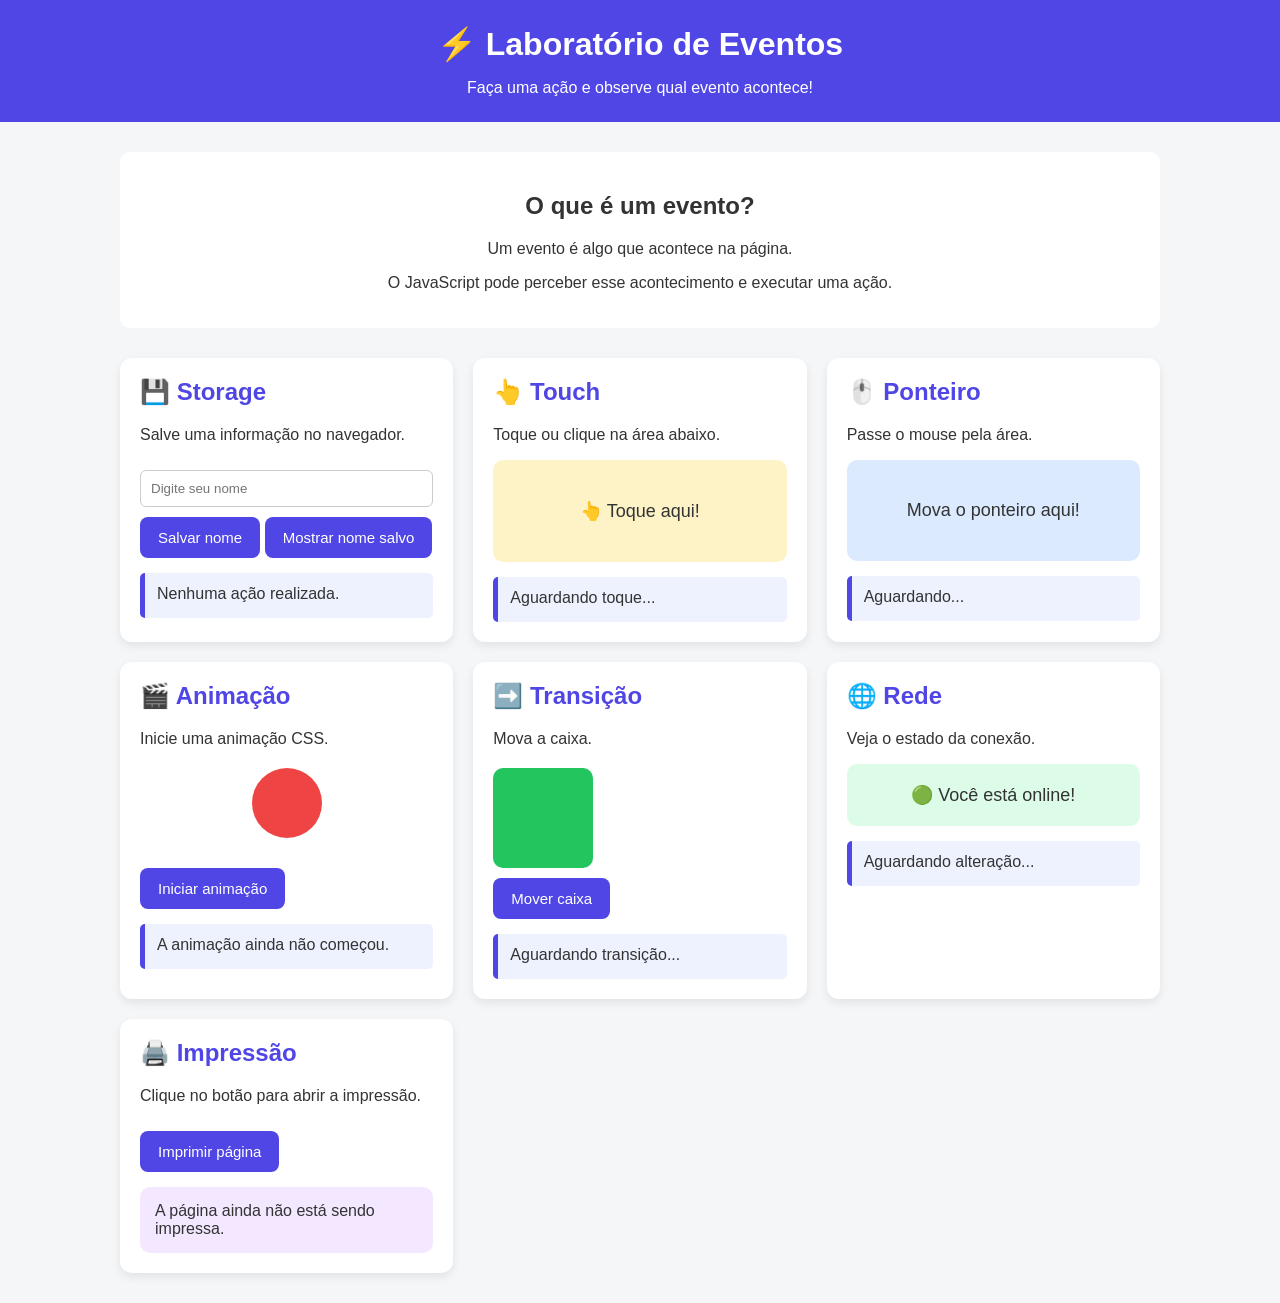
<file: 04/index.html>
<!DOCTYPE html>
<html lang="pt-BR">
<head>
    <meta charset="UTF-8">
    <meta name="viewport" content="width=device-width, initial-scale=1.0">

    <title>Laboratório de Eventos</title>

    <style>

        /* =========================
           ESTILO GERAL
        ========================= */

        * {
            box-sizing: border-box;
        }

        body {
            font-family: Arial, sans-serif;
            margin: 0;
            background-color: #f4f6f8;
            color: #333;
        }

        header {
            background-color: #4f46e5;
            color: white;
            text-align: center;
            padding: 25px;
        }

        header h1 {
            margin: 0;
        }

        header p {
            margin-bottom: 0;
        }

        main {
            max-width: 1100px;
            margin: auto;
            padding: 30px;
        }

        .introducao {
            background-color: white;
            padding: 20px;
            border-radius: 10px;
            margin-bottom: 30px;
            text-align: center;
        }

        .grid {
            display: grid;
            grid-template-columns: repeat(auto-fit, minmax(280px, 1fr));
            gap: 20px;
        }

        .card {
            background-color: white;
            padding: 20px;
            border-radius: 12px;
            box-shadow: 0 4px 10px rgba(0, 0, 0, 0.08);
        }

        .card h2 {
            margin-top: 0;
            color: #4f46e5;
        }

        button {
            border: none;
            padding: 12px 18px;
            border-radius: 8px;
            cursor: pointer;
            background-color: #4f46e5;
            color: white;
            font-size: 15px;
            margin-top: 10px;
        }

        button:hover {
            background-color: #3730a3;
        }

        .resultado {
            margin-top: 15px;
            padding: 12px;
            background-color: #eef2ff;
            border-left: 5px solid #4f46e5;
            border-radius: 5px;
            min-height: 45px;
        }


        /* =========================
           EVENTOS DE STORAGE
        ========================= */

        input {
            width: 100%;
            padding: 10px;
            margin-top: 10px;
            border: 1px solid #ccc;
            border-radius: 6px;
        }


        /* =========================
           EVENTOS DE TOUCH
        ========================= */

        #areaTouch {
            background-color: #fef3c7;
            padding: 40px 20px;
            margin-top: 15px;
            border-radius: 10px;
            text-align: center;
            font-size: 18px;
            user-select: none;
        }


        /* =========================
           EVENTOS DE PONTEIRO
        ========================= */

        #areaPonteiro {
            background-color: #dbeafe;
            padding: 40px 20px;
            margin-top: 15px;
            border-radius: 10px;
            text-align: center;
            font-size: 18px;
            cursor: pointer;
        }


        /* =========================
           EVENTOS DE ANIMAÇÃO
        ========================= */

        #bola {
            width: 70px;
            height: 70px;
            background-color: #ef4444;
            border-radius: 50%;
            margin: 20px auto;
        }

        .animar {
            animation: pular 1s infinite;
        }

        @keyframes pular {

            0% {
                transform: translateY(0);
            }

            50% {
                transform: translateY(-80px);
            }

            100% {
                transform: translateY(0);
            }

        }


        /* =========================
           EVENTOS DE TRANSIÇÃO
        ========================= */

        #caixaTransicao {
            width: 100px;
            height: 100px;
            background-color: #22c55e;
            margin-top: 20px;
            border-radius: 10px;

            transition: transform 1s;
        }

        .mover {
            transform: translateX(150px);
        }


        /* =========================
           EVENTOS DE REDE
        ========================= */

        #statusRede {
            padding: 20px;
            border-radius: 10px;
            text-align: center;
            font-size: 18px;
            background-color: #dcfce7;
        }


        /* =========================
           EVENTOS DE IMPRESSÃO
        ========================= */

        #mensagemImpressao {
            padding: 15px;
            background-color: #f3e8ff;
            border-radius: 10px;
            margin-top: 15px;
        }


        /* =========================
           RESPONSIVIDADE
        ========================= */

        @media (max-width: 600px) {

            main {
                padding: 15px;
            }

            #caixaTransicao {
                margin-left: auto;
                margin-right: auto;
            }

            .mover {
                transform: translateX(70px);
            }

        }

    </style>
</head>


<body>

    <header>

        <h1>⚡ Laboratório de Eventos</h1>

        <p>
            Faça uma ação e observe qual evento acontece!
        </p>

    </header>


    <main>

        <section class="introducao">

            <h2>O que é um evento?</h2>

            <p>
                Um evento é algo que acontece na página.
            </p>

            <p>
                O JavaScript pode perceber esse acontecimento e
                executar uma ação.
            </p>

        </section>



        <div class="grid">


            <!-- STORAGE -->

            <section class="card">

                <h2>💾 Storage</h2>

                <p>
                    Salve uma informação no navegador.
                </p>

                <input
                    type="text"
                    id="nome"
                    placeholder="Digite seu nome"
                >

                <button id="salvar">
                    Salvar nome
                </button>

                <button id="mostrar">
                    Mostrar nome salvo
                </button>

                <div class="resultado" id="resultadoStorage">

                    Nenhuma ação realizada.

                </div>

            </section>



            <!-- TOUCH -->

            <section class="card">

                <h2>👆 Touch</h2>

                <p>
                    Toque ou clique na área abaixo.
                </p>

                <div id="areaTouch">

                    👆 Toque aqui!

                </div>

                <div class="resultado" id="resultadoTouch">

                    Aguardando toque...

                </div>

            </section>



            <!-- PONTEIRO -->

            <section class="card">

                <h2>🖱️ Ponteiro</h2>

                <p>
                    Passe o mouse pela área.
                </p>

                <div id="areaPonteiro">

                    Mova o ponteiro aqui!

                </div>

                <div class="resultado" id="resultadoPonteiro">

                    Aguardando...

                </div>

            </section>



            <!-- ANIMAÇÃO -->

            <section class="card">

                <h2>🎬 Animação</h2>

                <p>
                    Inicie uma animação CSS.
                </p>

                <div id="bola"></div>

                <button id="botaoAnimacao">

                    Iniciar animação

                </button>

                <div class="resultado" id="resultadoAnimacao">

                    A animação ainda não começou.

                </div>

            </section>



            <!-- TRANSIÇÃO -->

            <section class="card">

                <h2>➡️ Transição</h2>

                <p>
                    Mova a caixa.
                </p>

                <div id="caixaTransicao"></div>

                <button id="botaoTransicao">

                    Mover caixa

                </button>

                <div class="resultado" id="resultadoTransicao">

                    Aguardando transição...

                </div>

            </section>



            <!-- REDE -->

            <section class="card">

                <h2>🌐 Rede</h2>

                <p>
                    Veja o estado da conexão.
                </p>

                <div id="statusRede">

                    Verificando conexão...

                </div>

                <div class="resultado" id="resultadoRede">

                    Aguardando alteração...

                </div>

            </section>



            <!-- IMPRESSÃO -->

            <section class="card">

                <h2>🖨️ Impressão</h2>

                <p>
                    Clique no botão para abrir a impressão.
                </p>

                <button id="botaoImprimir">

                    Imprimir página

                </button>

                <div id="mensagemImpressao">

                    A página ainda não está sendo impressa.

                </div>

            </section>


        </div>

    </main>



    <script>

        /* =========================
           STORAGE
        ========================= */

        const nome = document.getElementById("nome");

        const salvar = document.getElementById("salvar");

        const mostrar = document.getElementById("mostrar");

        const resultadoStorage =
            document.getElementById("resultadoStorage");


        salvar.addEventListener("click", function () {

            localStorage.setItem(
                "nomeUsuario",
                nome.value
            );

            resultadoStorage.textContent =
                "Informação salva no navegador!";

        });


        mostrar.addEventListener("click", function () {

            const nomeSalvo =
                localStorage.getItem("nomeUsuario");


            if (nomeSalvo) {

                resultadoStorage.textContent =
                    "Nome salvo: " + nomeSalvo;

            }

            else {

                resultadoStorage.textContent =
                    "Nenhum nome foi salvo.";

            }

        });



        /* =========================
           EVENTO STORAGE
        ========================= */

        window.addEventListener("storage", function () {

            resultadoStorage.textContent =
                "O localStorage foi alterado!";

        });



        /* =========================
           TOUCH
        ========================= */

        const areaTouch =
            document.getElementById("areaTouch");

        const resultadoTouch =
            document.getElementById("resultadoTouch");


        areaTouch.addEventListener("touchstart", function () {

            resultadoTouch.textContent =
                "touchstart: começou o toque!";

        });


        areaTouch.addEventListener("touchmove", function () {

            resultadoTouch.textContent =
                "touchmove: o dedo está se movendo!";

        });


        areaTouch.addEventListener("touchend", function () {

            resultadoTouch.textContent =
                "touchend: o toque terminou!";

        });


        /* =========================
           PONTEIRO
        ========================= */

        const areaPonteiro =
            document.getElementById("areaPonteiro");

        const resultadoPonteiro =
            document.getElementById("resultadoPonteiro");


        areaPonteiro.addEventListener("pointerdown", function () {

            resultadoPonteiro.textContent =
                "pointerdown: ponteiro pressionado!";

        });


        areaPonteiro.addEventListener("pointerup", function () {

            resultadoPonteiro.textContent =
                "pointerup: ponteiro solto!";

        });


        areaPonteiro.addEventListener("pointermove", function () {

            resultadoPonteiro.textContent =
                "pointermove: ponteiro se movendo!";

        });


        areaPonteiro.addEventListener("pointerenter", function () {

            resultadoPonteiro.textContent =
                "pointerenter: ponteiro entrou na área!";

        });


        areaPonteiro.addEventListener("pointerleave", function () {

            resultadoPonteiro.textContent =
                "pointerleave: ponteiro saiu da área!";

        });



        /* =========================
           ANIMAÇÃO
        ========================= */

        const bola =
            document.getElementById("bola");

        const botaoAnimacao =
            document.getElementById("botaoAnimacao");

        const resultadoAnimacao =
            document.getElementById("resultadoAnimacao");


        botaoAnimacao.addEventListener("click", function () {

            const animacaoAtiva =
                bola.classList.toggle("animar");

            if (animacaoAtiva) {

                botaoAnimacao.textContent =
                    "Parar animação";

                resultadoAnimacao.textContent =
                    "A animação está em execução.";

            }

            else {

                botaoAnimacao.textContent =
                    "Iniciar animação";

                resultadoAnimacao.textContent =
                    "A animação foi parada.";

            }

        });


        bola.addEventListener("animationstart", function () {

            resultadoAnimacao.textContent =
                "animationstart: animação começou!";

        });


        bola.addEventListener("animationiteration", function () {

            resultadoAnimacao.textContent =
                "animationiteration: animação repetiu!";

        });


        bola.addEventListener("animationend", function () {

            resultadoAnimacao.textContent =
                "animationend: animação terminou!";

        });



        /* =========================
           TRANSIÇÃO
        ========================= */

        const caixaTransicao =
            document.getElementById("caixaTransicao");

        const botaoTransicao =
            document.getElementById("botaoTransicao");

        const resultadoTransicao =
            document.getElementById("resultadoTransicao");


        botaoTransicao.addEventListener("click", function () {

            caixaTransicao.classList.toggle("mover");

        });


        caixaTransicao.addEventListener(
            "transitionstart",
            function () {

                resultadoTransicao.textContent =
                    "transitionstart: transição começou!";

            }
        );


        caixaTransicao.addEventListener(
            "transitionend",
            function () {

                resultadoTransicao.textContent =
                    "transitionend: transição terminou!";

            }
        );



        /* =========================
           REDE
        ========================= */

        const statusRede =
            document.getElementById("statusRede");

        const resultadoRede =
            document.getElementById("resultadoRede");


        function verificarRede() {

            if (navigator.onLine) {

                statusRede.textContent =
                    "🟢 Você está online!";

            }

            else {

                statusRede.textContent =
                    "🔴 Você está offline!";

            }

        }


        verificarRede();


        window.addEventListener("online", function () {

            statusRede.textContent =
                "🟢 A internet voltou!";

            resultadoRede.textContent =
                "Evento online disparado!";

        });


        window.addEventListener("offline", function () {

            statusRede.textContent =
                "🔴 Você ficou sem internet!";

            resultadoRede.textContent =
                "Evento offline disparado!";

        });



        /* =========================
           IMPRESSÃO
        ========================= */

        const botaoImprimir =
            document.getElementById("botaoImprimir");

        const mensagemImpressao =
            document.getElementById("mensagemImpressao");


        botaoImprimir.addEventListener("click", function () {

            window.print();

        });


        window.addEventListener(
            "beforeprint",
            function () {

                mensagemImpressao.textContent =
                    "beforeprint: a página será impressa!";

            }
        );


        window.addEventListener(
            "afterprint",
            function () {

                mensagemImpressao.textContent =
                    "afterprint: a impressão terminou!";

            }
        );

    </script>

</body>
</html>
</file>
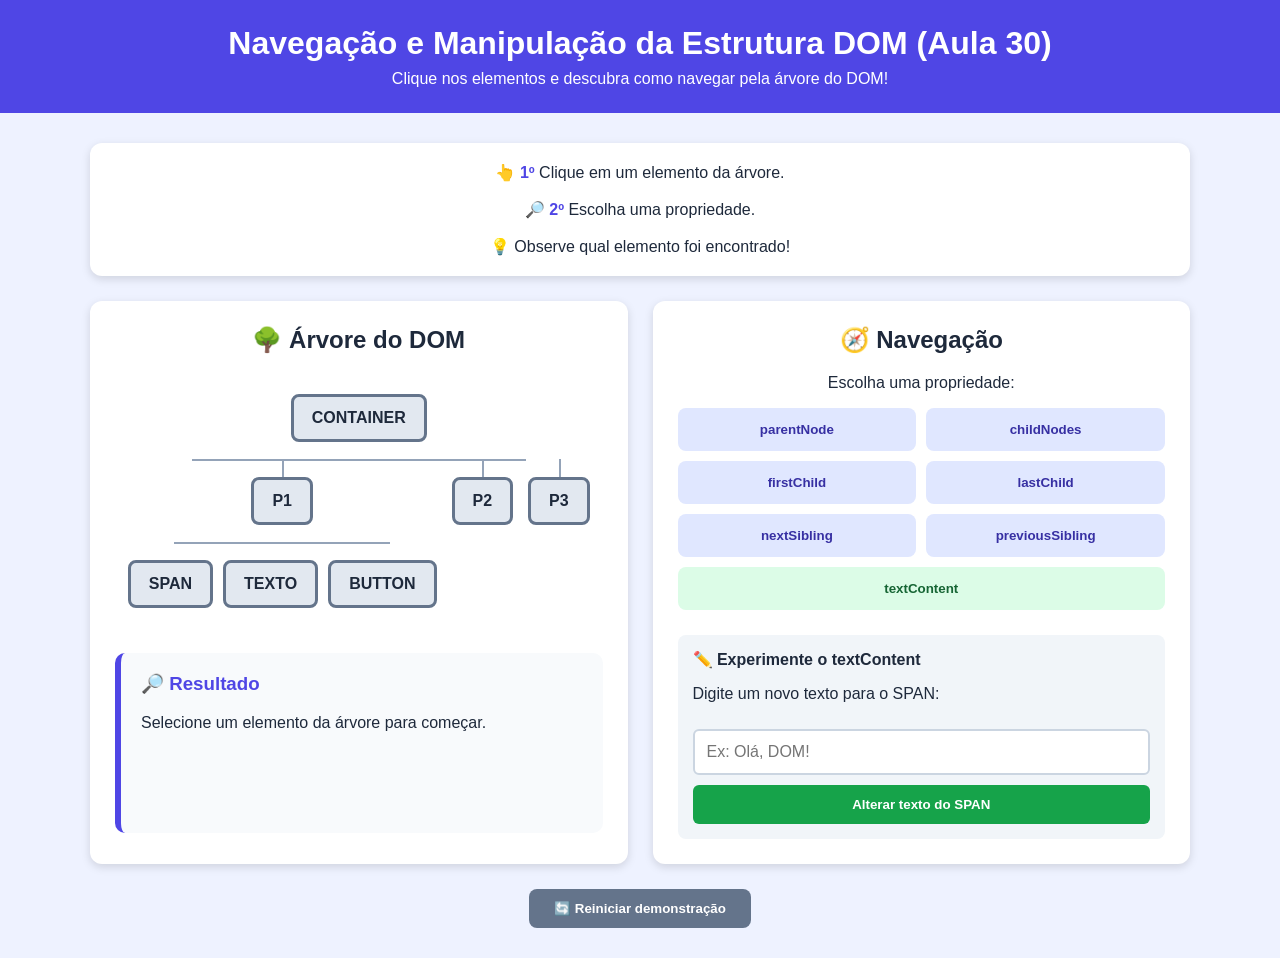
<file: 05/index.html>
<!DOCTYPE html>
<html lang="pt-BR">

<head>
    <meta charset="UTF-8">
    <meta name="viewport" content="width=device-width, initial-scale=1.0">

    <title>Explorador do DOM</title>

    <style>

        * {
            box-sizing: border-box;
        }

        body {
            margin: 0;
            font-family: Arial, sans-serif;
            background: #eef2ff;
            color: #1e293b;
        }

        /* CABEÇALHO */

        header {
            background: #4f46e5;
            color: white;
            text-align: center;
            padding: 25px;
        }

        header h1 {
            margin: 0 0 8px;
        }

        header p {
            margin: 0;
        }

        /* CONTEÚDO */

        .container {
            width: 90%;
            max-width: 1100px;
            margin: 30px auto;
        }

        .instrucoes {
            background: white;
            padding: 20px;
            border-radius: 12px;
            text-align: center;
            margin-bottom: 25px;
            box-shadow: 0 3px 10px #0002;
        }

        .instrucoes strong {
            color: #4f46e5;
        }

        .area {
            display: grid;
            grid-template-columns: 1fr 1fr;
            gap: 25px;
        }

        .card {
            background: white;
            border-radius: 12px;
            padding: 25px;
            box-shadow: 0 3px 10px #0002;
        }

        .card h2 {
            text-align: center;
            margin-top: 0;
        }


        /* ========================= */
        /* ÁRVORE DO DOM              */
        /* ========================= */

        .arvore {
            padding: 20px 5px;
            text-align: center;
        }

        .no {
            display: inline-block;
            padding: 12px 18px;
            border: 3px solid #64748b;
            border-radius: 8px;
            background: #e2e8f0;
            font-weight: bold;
            cursor: pointer;
            transition: 0.3s;
        }

        .no:hover {
            transform: scale(1.05);
        }

        .no.selecionado {
            background: #4f46e5;
            color: white;
            border-color: #3730a3;
            transform: scale(1.08);
        }

        .no.destacado {
            background: #facc15;
            border-color: #eab308;
            color: #713f12;

            animation: pulsar 0.8s infinite alternate;
        }

        @keyframes pulsar {

            from {
                transform: scale(1);
            }

            to {
                transform: scale(1.12);
            }

        }


        /* LINHAS DA ÁRVORE */

        .filhos {
            display: flex;
            justify-content: center;
            gap: 15px;
            margin-top: 35px;
            position: relative;
        }

        .filhos::before {
            content: "";
            position: absolute;
            width: 70%;
            height: 2px;
            background: #94a3b8;
            top: -18px;
            left: 15%;
        }

        .filho {
            position: relative;
        }

        .filho::before {
            content: "";
            position: absolute;
            width: 2px;
            height: 18px;
            background: #94a3b8;
            top: -18px;
            left: 50%;
        }

        .subfilhos {
            display: flex;
            justify-content: center;
            gap: 10px;
            margin-top: 35px;
            position: relative;
        }

        .subfilhos::before {
            content: "";
            position: absolute;
            width: 70%;
            height: 2px;
            background: #94a3b8;
            top: -18px;
            left: 15%;
        }


        /* SETAS DE EXPLICAÇÃO */

        .seta-navegacao {
            font-size: 30px;
            margin: 15px 0;
            color: #4f46e5;
            font-weight: bold;
        }


        /* ========================= */
        /* PROPRIEDADES               */
        /* ========================= */

        .propriedades {
            display: grid;
            grid-template-columns: 1fr 1fr;
            gap: 10px;
        }

        .propriedades button {
            border: none;
            border-radius: 8px;
            padding: 14px 8px;
            background: #e0e7ff;
            color: #3730a3;
            font-weight: bold;
            cursor: pointer;
            transition: 0.2s;
        }

        .propriedades button:hover {
            background: #c7d2fe;
            transform: translateY(-2px);
        }

        .propriedades button:last-child {
            grid-column: span 2;
            background: #dcfce7;
            color: #166534;
        }


        /* ========================= */
        /* RESULTADO                  */
        /* ========================= */

        .resultado {
            margin-top: 25px;
            padding: 20px;
            border-radius: 10px;
            background: #f8fafc;
            border-left: 6px solid #4f46e5;
            min-height: 180px;
        }

        .resultado h3 {
            margin-top: 0;
            color: #4f46e5;
        }

        .codigo {
            margin-top: 15px;
            padding: 12px;
            border-radius: 6px;
            background: #1e293b;
            color: #f8fafc;
            font-family: monospace;
        }


        /* ========================= */
        /* TEXTCONTENT                */
        /* ========================= */

        .textcontent {
            margin-top: 25px;
            padding: 15px;
            background: #f1f5f9;
            border-radius: 8px;
        }

        .textcontent input {
            width: 100%;
            padding: 12px;
            margin: 10px 0;
            border: 2px solid #cbd5e1;
            border-radius: 6px;
            font-size: 16px;
        }

        .textcontent button {
            width: 100%;
            padding: 12px;
            border: none;
            border-radius: 6px;
            background: #16a34a;
            color: white;
            font-weight: bold;
            cursor: pointer;
        }

        .textcontent button:hover {
            background: #15803d;
        }


        /* RESET */

        .reset {
            display: block;
            margin: 25px auto;
            padding: 12px 25px;
            border: none;
            border-radius: 8px;
            background: #64748b;
            color: white;
            font-weight: bold;
            cursor: pointer;
        }

        .reset:hover {
            background: #475569;
        }


        /* RESPONSIVIDADE */

        @media (max-width: 750px) {

            .area {
                grid-template-columns: 1fr;
            }

            .filhos,
            .subfilhos {
                flex-wrap: wrap;
            }

        }

    </style>
</head>


<body>


    <!-- CABEÇALHO -->

    <header>

        <h1>Navegação e Manipulação da Estrutura DOM (Aula 30)</h1>

        <p>
            Clique nos elementos e descubra como navegar pela árvore do DOM!
        </p>

    </header>


    <main class="container">


        <!-- INSTRUÇÕES -->

        <div class="instrucoes">

            👆 <strong>1º</strong> Clique em um elemento da árvore.

            <br><br>

            🔎 <strong>2º</strong> Escolha uma propriedade.

            <br><br>

            💡 Observe qual elemento foi encontrado!

        </div>


        <div class="area">


            <!-- ============================= -->
            <!-- ÁRVORE                        -->
            <!-- ============================= -->

            <section class="card">

                <h2>🌳 Árvore do DOM</h2>


                <div class="arvore">


                    <!-- PAI -->

                    <div>

                        <div
                            class="no"
                            id="container">
                            CONTAINER
                        </div>


                        <!-- FILHOS DO CONTAINER -->

                        <div class="filhos">


                            <!-- P1 -->

                            <div class="filho">

                                <div
                                    class="no"
                                    id="p1">
                                    P1
                                </div>


                                <!-- FILHOS DE P1 -->

                                <div class="subfilhos">


                                    <div
                                        class="no"
                                        id="span">
                                        SPAN
                                    </div>


                                    <div
                                        class="no"
                                        id="texto">
                                        TEXTO
                                    </div>


                                    <div
                                        class="no"
                                        id="botao">
                                        BUTTON
                                    </div>


                                </div>

                            </div>


                            <!-- P2 -->

                            <div class="filho">

                                <div
                                    class="no"
                                    id="p2">
                                    P2
                                </div>

                            </div>


                            <!-- P3 -->

                            <div class="filho">

                                <div
                                    class="no"
                                    id="p3">
                                    P3
                                </div>

                            </div>


                        </div>

                    </div>

                </div>


                <!-- RESULTADO -->

                <div
                    class="resultado"
                    id="resultado">

                    <h3>🔎 Resultado</h3>

                    <p>
                        Selecione um elemento da árvore para começar.
                    </p>

                </div>

            </section>


            <!-- ============================= -->
            <!-- PROPRIEDADES                   -->
            <!-- ============================= -->

            <section class="card">

                <h2>🧭 Navegação</h2>

                <p style="text-align:center;">

                    Escolha uma propriedade:

                </p>


                <div class="propriedades">


                    <button
                        onclick="usarPropriedade('parentNode')">

                        parentNode

                    </button>


                    <button
                        onclick="usarPropriedade('childNodes')">

                        childNodes

                    </button>


                    <button
                        onclick="usarPropriedade('firstChild')">

                        firstChild

                    </button>


                    <button
                        onclick="usarPropriedade('lastChild')">

                        lastChild

                    </button>


                    <button
                        onclick="usarPropriedade('nextSibling')">

                        nextSibling

                    </button>


                    <button
                        onclick="usarPropriedade('previousSibling')">

                        previousSibling

                    </button>


                    <button
                        onclick="usarPropriedade('textContent')">

                        textContent

                    </button>


                </div>


                <!-- TESTE TEXTCONTENT -->

                <div class="textcontent">

                    <strong>✏️ Experimente o textContent</strong>

                    <p>
                        Digite um novo texto para o SPAN:
                    </p>

                    <input
                        type="text"
                        id="novoTexto"
                        placeholder="Ex: Olá, DOM!">

                    <button onclick="alterarTexto()">

                        Alterar texto do SPAN

                    </button>

                </div>

            </section>


        </div>


        <!-- RESET -->

        <button
            class="reset"
            onclick="resetar()">

            🔄 Reiniciar demonstração

        </button>


    </main>


    <script>


        /* ================================= */
        /* ELEMENTO SELECIONADO              */
        /* ================================= */

        let selecionado = null;


        /* Todos os nós que o aluno pode clicar */

        const elementos =
            document.querySelectorAll(".no");


        /* ================================= */
        /* SELECIONAR ELEMENTO               */
        /* ================================= */

        elementos.forEach(function(elemento) {


            elemento.addEventListener("click", function(event) {


                /* Impede que o clique afete outro elemento */

                event.stopPropagation();


                /* Remove seleção anterior */

                elementos.forEach(function(el) {

                    el.classList.remove("selecionado");

                });


                /* Remove destaques anteriores */

                elementos.forEach(function(el) {

                    el.classList.remove("destacado");

                });


                /* Seleciona o elemento */

                elemento.classList.add("selecionado");


                selecionado = elemento;


                mostrarResultado(

                    "Elemento selecionado",

                    "Você selecionou: <strong>" +
                    nomeDoElemento(elemento) +
                    "</strong>."

                );

            });

        });


        /* ================================= */
        /* NOME DO ELEMENTO                  */
        /* ================================= */

        function nomeDoElemento(elemento) {


            if (elemento.id === "container") {

                return "CONTAINER";

            }


            if (elemento.id === "p1") {

                return "P1";

            }


            if (elemento.id === "p2") {

                return "P2";

            }


            if (elemento.id === "p3") {

                return "P3";

            }


            if (elemento.id === "span") {

                return "SPAN";

            }


            if (elemento.id === "texto") {

                return "TEXTO";

            }


            if (elemento.id === "botao") {

                return "BUTTON";

            }


            return "ELEMENTO";

        }


        /* ================================= */
        /* USAR PROPRIEDADE                  */
        /* ================================= */

        function usarPropriedade(propriedade) {


            /* Verifica se algum elemento foi selecionado */

            if (selecionado === null) {


                mostrarResultado(

                    "⚠️ Primeiro selecione um elemento",

                    "Clique em um elemento da árvore antes de escolher uma propriedade."

                );


                return;

            }


            /* Remove destaques anteriores */

            elementos.forEach(function(el) {

                el.classList.remove("destacado");

            });


            /* ================================= */
            /* parentNode                         */
            /* ================================= */

            if (propriedade === "parentNode") {


                const pai =
                    obterPaiDOM(selecionado);


                if (pai === null) {

                    mostrarResultado(

                        "parentNode",

                        "Esse elemento não possui um pai dentro da árvore demonstrada."

                    );

                    return;

                }


                pai.classList.add("destacado");


                mostrarResultado(

                    "parentNode",

                    "<strong>" +
                    nomeDoElemento(selecionado) +
                    "</strong> procurou seu elemento pai.",

                    "element.parentNode → " +
                    nomeDoElemento(pai)

                );


            }


            /* ================================= */
            /* childNodes                         */
            /* ================================= */

            else if (propriedade === "childNodes") {


                const filhos =
                    obterFilhosDOM(selecionado);


                if (filhos.length === 0) {


                    mostrarResultado(

                        "childNodes",

                        "<strong>" +
                        nomeDoElemento(selecionado) +
                        "</strong> não possui filhos."

                    );


                    return;

                }


                filhos.forEach(function(filho) {

                    filho.classList.add("destacado");

                });


                mostrarResultado(

                    "childNodes",

                    "<strong>" +
                    nomeDoElemento(selecionado) +
                    "</strong> possui " +
                    filhos.length +
                    " filho(s).",

                    "element.childNodes"

                );


            }


            /* ================================= */
            /* firstChild                         */
            /* ================================= */

            else if (propriedade === "firstChild") {


                const primeiro =
                    obterFilhosDOM(selecionado)[0];


                if (!primeiro) {


                    mostrarResultado(

                        "firstChild",

                        "Esse elemento não possui filhos."

                    );


                    return;

                }


                primeiro.classList.add("destacado");


                mostrarResultado(

                    "firstChild",

                    "O primeiro filho de <strong>" +
                    nomeDoElemento(selecionado) +
                    "</strong> é <strong>" +
                    nomeDoElemento(primeiro) +
                    "</strong>.",

                    "element.firstChild"

                );


            }


            /* ================================= */
            /* lastChild                          */
            /* ================================= */

            else if (propriedade === "lastChild") {


                const filhos =
                    obterFilhosDOM(selecionado);


                const ultimo =
                    filhos[filhos.length - 1];


                if (!ultimo) {


                    mostrarResultado(

                        "lastChild",

                        "Esse elemento não possui filhos."

                    );


                    return;

                }


                ultimo.classList.add("destacado");


                mostrarResultado(

                    "lastChild",

                    "O último filho de <strong>" +
                    nomeDoElemento(selecionado) +
                    "</strong> é <strong>" +
                    nomeDoElemento(ultimo) +
                    "</strong>.",

                    "element.lastChild"

                );


            }


            /* ================================= */
            /* nextSibling                        */
            /* ================================= */

            else if (propriedade === "nextSibling") {


                const proximo =
                    obterIrmaoProximo(selecionado);


                if (!proximo) {


                    mostrarResultado(

                        "nextSibling",

                        "<strong>" +
                        nomeDoElemento(selecionado) +
                        "</strong> não possui um próximo irmão."

                    );


                    return;

                }


                proximo.classList.add("destacado");


                mostrarResultado(

                    "nextSibling",

                    "O próximo irmão de <strong>" +
                    nomeDoElemento(selecionado) +
                    "</strong> é <strong>" +
                    nomeDoElemento(proximo) +
                    "</strong>.",

                    "element.nextSibling"

                );


            }


            /* ================================= */
            /* previousSibling                   */
            /* ================================= */

            else if (propriedade === "previousSibling") {


                const anterior =
                    obterIrmaoAnterior(selecionado);


                if (!anterior) {


                    mostrarResultado(

                        "previousSibling",

                        "<strong>" +
                        nomeDoElemento(selecionado) +
                        "</strong> não possui um irmão anterior."

                    );


                    return;

                }


                anterior.classList.add("destacado");


                mostrarResultado(

                    "previousSibling",

                    "O irmão anterior de <strong>" +
                    nomeDoElemento(selecionado) +
                    "</strong> é <strong>" +
                    nomeDoElemento(anterior) +
                    "</strong>.",

                    "element.previousSibling"

                );


            }


            /* ================================= */
            /* textContent                       */
            /* ================================= */

            else if (propriedade === "textContent") {


                mostrarResultado(

                    "textContent",

                    "O conteúdo de texto de <strong>" +
                    nomeDoElemento(selecionado) +
                    "</strong> é:",

                    "element.textContent"

                );

            }

        }


        /* ================================= */
        /* ENCONTRAR PAI                     */
        /* ================================= */

        function obterPaiDOM(elemento) {


            if (elemento.id === "container") {

                return null;

            }


            if (
                elemento.id === "p1" ||
                elemento.id === "p2" ||
                elemento.id === "p3"
            ) {

                return document.getElementById("container");

            }


            if (
                elemento.id === "span" ||
                elemento.id === "texto" ||
                elemento.id === "botao"
            ) {

                return document.getElementById("p1");

            }


            return null;

        }


        /* ================================= */
        /* ENCONTRAR FILHOS                  */
        /* ================================= */

        function obterFilhosDOM(elemento) {


            if (elemento.id === "container") {

                return [

                    document.getElementById("p1"),

                    document.getElementById("p2"),

                    document.getElementById("p3")

                ];

            }


            if (elemento.id === "p1") {

                return [

                    document.getElementById("span"),

                    document.getElementById("texto"),

                    document.getElementById("botao")

                ];

            }


            return [];

        }


        /* ================================= */
        /* PRÓXIMO IRMÃO                     */
        /* ================================= */

        function obterIrmaoProximo(elemento) {


            if (elemento.id === "p1") {

                return document.getElementById("p2");

            }


            if (elemento.id === "p2") {

                return document.getElementById("p3");

            }


            if (elemento.id === "span") {

                return document.getElementById("texto");

            }


            if (elemento.id === "texto") {

                return document.getElementById("botao");

            }


            return null;

        }


        /* ================================= */
        /* IRMÃO ANTERIOR                    */
        /* ================================= */

        function obterIrmaoAnterior(elemento) {


            if (elemento.id === "p3") {

                return document.getElementById("p2");

            }


            if (elemento.id === "p2") {

                return document.getElementById("p1");

            }


            if (elemento.id === "botao") {

                return document.getElementById("texto");

            }


            if (elemento.id === "texto") {

                return document.getElementById("span");

            }


            return null;

        }


        /* ================================= */
        /* MOSTRAR RESULTADO                 */
        /* ================================= */

        function mostrarResultado(
            titulo,
            mensagem,
            codigo = ""
        ) {


            const resultado =
                document.getElementById("resultado");


            resultado.innerHTML =

                "<h3>🔎 " +
                titulo +
                "</h3>" +

                "<p>" +
                mensagem +
                "</p>" +

                (
                    codigo !== ""
                        ?
                        "<div class='codigo'>" +
                        codigo +
                        "</div>"
                        :
                        ""
                );

        }


        /* ================================= */
        /* ALTERAR TEXTCONTENT               */
        /* ================================= */

        function alterarTexto() {


            const input =
                document.getElementById("novoTexto");


            const span =
                document.getElementById("span");


            if (input.value.trim() === "") {


                alert("Digite algum texto primeiro!");


                return;

            }


            /*
             * Aqui usamos textContent de verdade.
             */

            span.textContent =
                input.value;


            /* Destaca o SPAN */

            elementos.forEach(function(el) {

                el.classList.remove("destacado");

            });


            span.classList.add("destacado");


            mostrarResultado(

                "textContent",

                "O texto do SPAN foi alterado para: <strong>" +
                input.value +
                "</strong>.",

                "span.textContent = \"" +
                input.value +
                "\""

            );

        }


        /* ================================= */
        /* RESETAR                           */
        /* ================================= */

        function resetar() {


            elementos.forEach(function(el) {

                el.classList.remove("selecionado");

                el.classList.remove("destacado");

            });


            document.getElementById("span").textContent =
                "SPAN";


            document.getElementById("novoTexto").value =
                "";


            selecionado = null;


            mostrarResultado(

                "🔄 Demonstração reiniciada",

                "Clique em um elemento da árvore para começar."

            );

        }

    </script>

</body>

</html>
</file>
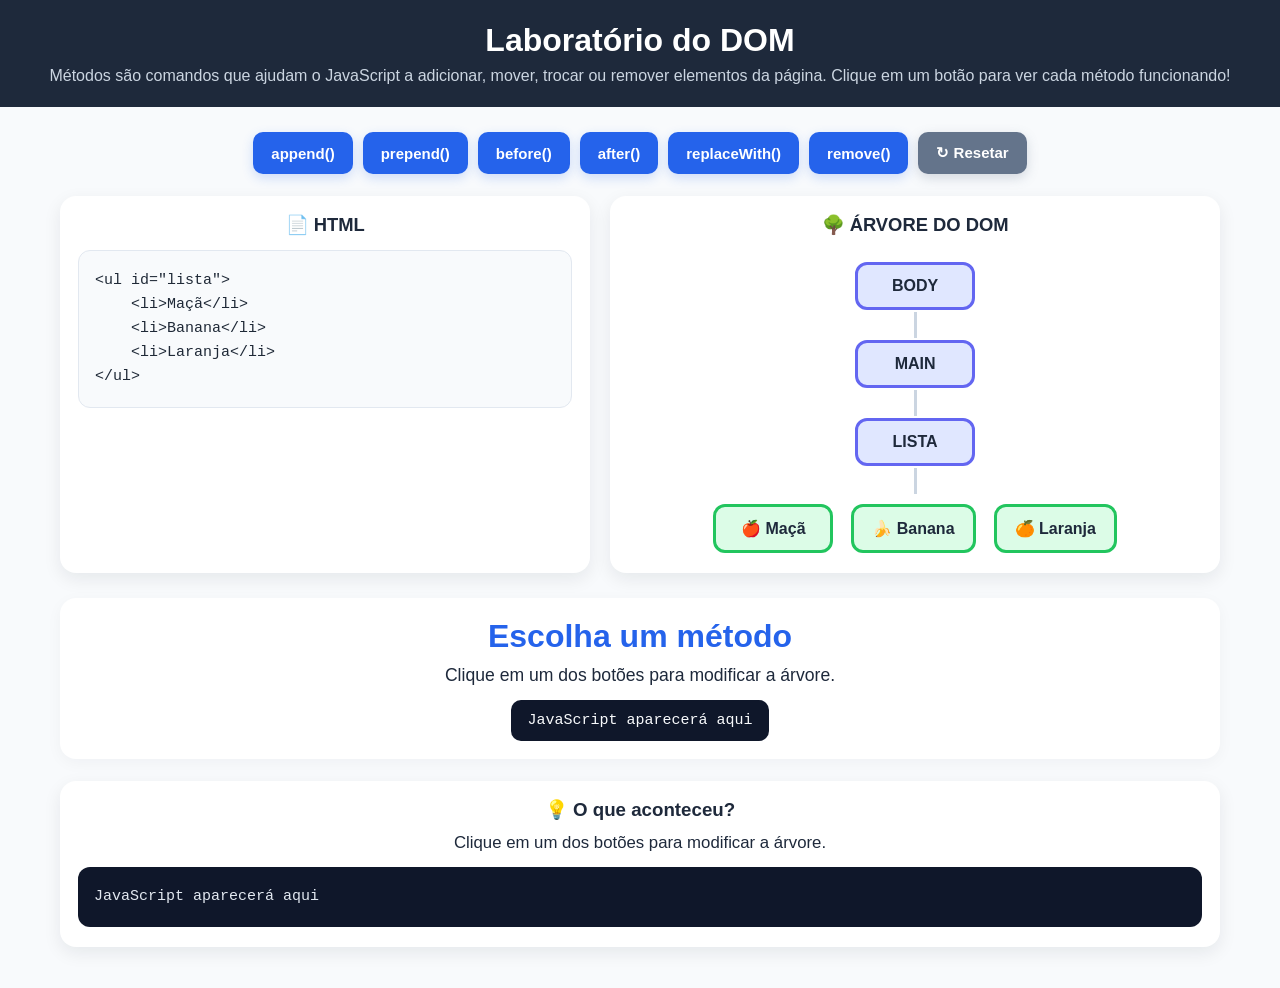
<file: aula25.html>
<!DOCTYPE html>
<html lang="pt-br">

<head>
    <meta charset="UTF-8">

    <title>Laboratório do DOM</title>

    <style>

        * {
            box-sizing: border-box;
        }

        :root {
            --bg: #f8fafc;
            --card: #ffffff;
            --text: #1e293b;
            --muted: #64748b;
            --primary: #2563eb;
            --primary-dark: #1d4ed8;
            --dark: #0f172a;
            --linha: #cbd5e1;
            --pai: #e0e7ff;
            --pai-borda: #6366f1;
            --elemento: #dcfce7;
            --elemento-borda: #22c55e;
            --novo: #fef3c7;
            --novo-borda: #f59e0b;
            --alerta: #fef2f2;
            --alerta-borda: #ef4444;
        }

        body {
            margin: 0;
            font-family: Arial, sans-serif;
            background: var(--bg);
            color: var(--text);
        }

        header {
            background: #1e293b;
            color: white;
            text-align: center;
            padding: 22px 20px;
        }

        header h1 {
            margin: 0 0 8px;
            font-size: 2rem;
        }

        header p {
            margin: 0;
            color: #cbd5e1;
        }

        .container {
            max-width: 1200px;
            margin: auto;
            padding: 25px 20px 40px;
        }

        .botoes {
            display: flex;
            justify-content: center;
            flex-wrap: wrap;
            gap: 10px;
            margin-bottom: 22px;
        }

        button {
            border: none;
            border-radius: 10px;
            padding: 12px 18px;
            background: var(--primary);
            color: white;
            font-size: 15px;
            font-weight: 700;
            cursor: pointer;
            transition: 0.2s ease;
            box-shadow: 0 4px 12px rgba(37, 99, 235, 0.2);
        }

        button:hover {
            transform: translateY(-2px);
            background: var(--primary-dark);
        }

        .reset {
            background: #64748b;
            box-shadow: 0 4px 12px rgba(100, 116, 139, 0.25);
        }

        .reset:hover {
            background: #475569;
        }

        .visao {
            display: grid;
            grid-template-columns: minmax(260px, 1fr) minmax(320px, 1.15fr);
            gap: 20px;
            margin-bottom: 25px;
        }

        .painel {
            background: var(--card);
            border-radius: 16px;
            box-shadow: 0 6px 18px rgba(15, 23, 42, 0.08);
            padding: 18px 18px 20px;
        }

        .painel h3 {
            margin: 0 0 14px;
            text-align: center;
            font-size: 1.15rem;
        }

        .html-panel pre,
        .resultado pre {
            margin: 0;
            white-space: pre-wrap;
            font-family: Consolas, monospace;
            line-height: 1.6;
            font-size: 15px;
            border-radius: 12px;
        }

        .html-panel pre {
            background: #f8fafc;
            border: 1px solid #e2e8f0;
            padding: 18px 16px;
            color: #1f2937;
        }

        .arvore-panel {
            overflow-x: auto;
        }

        .arvore {
            display: flex;
            flex-direction: column;
            align-items: center;
            min-height: 280px;
            padding-top: 12px;
        }

        .node {
            display: inline-flex;
            align-items: center;
            justify-content: center;
            min-width: 120px;
            padding: 12px 18px;
            border-radius: 12px;
            border: 3px solid transparent;
            font-weight: 700;
            text-align: center;
            transition: 0.35s ease;
            background: #dbeafe;
            border-color: #60a5fa;
        }

        .node.pai {
            background: var(--pai);
            border-color: var(--pai-borda);
        }

        .node.item {
            background: var(--elemento);
            border-color: var(--elemento-borda);
        }

        .node.novo {
            background: var(--novo);
            border-color: var(--novo-borda);
        }

        .node.remover {
            background: var(--alerta);
            border-color: var(--alerta-borda);
        }

        .linha {
            width: 3px;
            height: 26px;
            background: var(--linha);
            margin: 2px 0;
        }

        .filhos {
            display: flex;
            justify-content: center;
            align-items: flex-start;
            gap: 18px;
            flex-wrap: wrap;
            width: 100%;
            padding-top: 8px;
        }

        .filho {
            display: flex;
            justify-content: center;
            align-items: center;
        }

        .destacado {
            animation: destaque 0.9s infinite ease-in-out;
        }

        @keyframes destaque {
            0% {
                transform: scale(1);
                box-shadow: 0 0 0 0 rgba(250, 204, 21, 0.4);
            }
            50% {
                transform: scale(1.08);
                box-shadow: 0 0 0 12px rgba(250, 204, 21, 0);
            }
            100% {
                transform: scale(1);
                box-shadow: 0 0 0 0 rgba(250, 204, 21, 0);
            }
        }

        .novo.entrando {
            animation: entrar 0.7s ease;
        }

        @keyframes entrar {
            from {
                opacity: 0;
                transform: scale(0.2) translateY(-18px);
            }
            to {
                opacity: 1;
                transform: scale(1) translateY(0);
            }
        }

        .remover.saindo {
            animation: sair 0.7s forwards ease;
        }

        @keyframes sair {
            to {
                opacity: 0;
                transform: scale(0.2);
            }
        }

        .substituir {
            animation: substituir 1s ease;
        }

        @keyframes substituir {
            0% { transform: scale(1); }
            50% { transform: scale(1.18) rotate(4deg); }
            100% { transform: scale(1); }
        }

        .explicacao {
            background: white;
            border-radius: 16px;
            padding: 20px 18px 18px;
            text-align: center;
            box-shadow: 0 4px 16px rgba(15, 23, 42, 0.04);
            margin-bottom: 22px;
        }

        #tituloMetodo {
            margin: 0 0 10px;
            color: var(--primary);
            font-size: 2rem;
        }

        #mensagem {
            margin: 0;
            font-size: 1.1rem;
            color: var(--text);
        }

        #codigo {
            display: inline-block;
            margin-top: 14px;
            background: var(--dark);
            color: #f8fafc;
            padding: 12px 16px;
            border-radius: 10px;
            font-family: Consolas, monospace;
            font-size: 15px;
        }

        .notificacao {
            position: fixed;
            top: 18px;
            right: 18px;
            z-index: 10;
            width: min(360px, calc(100% - 36px));
            padding: 15px 18px;
            border-left: 5px solid var(--primary);
            border-radius: 10px;
            background: white;
            color: var(--text);
            box-shadow: 0 8px 24px rgba(15, 23, 42, 0.18);
            opacity: 0;
            transform: translateY(-18px);
            pointer-events: none;
            transition: opacity 0.25s ease, transform 0.25s ease;
        }

        .notificacao.visivel {
            opacity: 1;
            transform: translateY(0);
        }

        .notificacao strong {
            display: block;
            margin-bottom: 4px;
            color: var(--primary-dark);
        }

        .resultado {
            background: var(--card);
            border-radius: 16px;
            box-shadow: 0 6px 18px rgba(15, 23, 42, 0.08);
            padding: 18px 18px 20px;
        }

        .resultado h3 {
            margin: 0 0 12px;
            text-align: center;
        }

        #resultadoTexto {
            margin: 0 0 14px;
            text-align: center;
            font-size: 1.05rem;
            color: var(--text);
        }

        .resultado pre {
            background: #0f172a;
            color: #e2e8f0;
            padding: 18px 16px;
            font-size: 15px;
        }

        @media (max-width: 820px) {
            .visao {
                grid-template-columns: 1fr;
            }

            .node {
                min-width: 100px;
                padding: 10px 14px;
                font-size: 14px;
            }

            .filhos {
                gap: 10px;
            }
        }

        @media (max-width: 600px) {
            header {
                padding: 18px 14px;
            }

            header h1 {
                font-size: 1.6rem;
            }

            .container {
                padding: 18px 12px 28px;
            }

            .botoes {
                display: grid;
                grid-template-columns: repeat(2, minmax(0, 1fr));
                gap: 8px;
            }

            button {
                width: 100%;
                padding: 11px 8px;
                font-size: 14px;
            }

            .reset {
                grid-column: 1 / -1;
            }

            .painel,
            .resultado,
            .explicacao {
                padding: 15px 12px;
                border-radius: 12px;
            }

            #tituloMetodo {
                font-size: 1.55rem;
            }

            #mensagem,
            #resultadoTexto {
                font-size: 1rem;
            }

            #codigo {
                max-width: 100%;
                overflow-wrap: anywhere;
                font-size: 13px;
            }

            .html-panel pre,
            .resultado pre {
                font-size: 13px;
                overflow-x: auto;
            }

            .arvore {
                min-width: 280px;
            }

            .notificacao {
                top: 12px;
                right: 12px;
                width: calc(100% - 24px);
            }
        }

    </style>
</head>


<body>

<div class="notificacao" id="notificacao" role="status" aria-live="polite"></div>


<header>

    <h1>Laboratório do DOM</h1>

    <p>
        Métodos são comandos que ajudam o JavaScript a adicionar, mover, trocar ou remover elementos da página.
        Clique em um botão para ver cada método funcionando!
    </p>

</header>


<div class="container">


    <!-- BOTÕES -->

    <div class="botoes">

        <button onclick="append()">
            append()
        </button>

        <button onclick="prepend()">
            prepend()
        </button>

        <button onclick="before()">
            before()
        </button>

        <button onclick="after()">
            after()
        </button>

        <button onclick="replaceWith()">
            replaceWith()
        </button>

        <button onclick="remove()">
            remove()
        </button>

        <button class="reset" onclick="resetar()">
            ↻ Resetar
        </button>

    </div>


    <div class="visao">

        <div class="painel html-panel">
            <h3>📄 HTML</h3>
            <pre id="htmlCode"></pre>
        </div>

        <div class="painel arvore-panel">
            <h3>🌳 ÁRVORE DO DOM</h3>

            <div class="arvore" id="arvore">

                <div class="node pai">BODY</div>
                <div class="linha"></div>
                <div class="node pai">MAIN</div>
                <div class="linha"></div>
                <div class="node pai" id="lista">LISTA</div>
                <div class="linha"></div>

                <div class="filhos" id="filhos">

                    <div class="filho">
                        <div class="node item" id="maca">🍎 Maçã</div>
                    </div>

                    <div class="filho">
                        <div class="node item" id="banana">🍌 Banana</div>
                    </div>

                    <div class="filho">
                        <div class="node item" id="laranja">🍊 Laranja</div>
                    </div>

                </div>

            </div>
        </div>

    </div>

    <div class="explicacao">

        <h2 id="tituloMetodo">
            Escolha um método
        </h2>

        <p id="mensagem">
            Clique em um dos botões acima.
        </p>

        <div id="codigo">
            JavaScript aparecerá aqui
        </div>

    </div>

    <div class="resultado">
        <h3>💡 O que aconteceu?</h3>
        <p id="resultadoTexto">Selecione um método para ver a mudança na árvore.</p>
        <pre id="codigoGrande">Clique em um método para ver o código.</pre>
    </div>

</div>


<script>

const filhos = document.getElementById("filhos");
let tempoNotificacao;

function notificar(nome, mensagem) {
    const notificacao = document.getElementById("notificacao");

    notificacao.innerHTML = `<strong>${nome}</strong>${mensagem}`;
    notificacao.classList.add("visivel");

    clearTimeout(tempoNotificacao);
    tempoNotificacao = setTimeout(() => {
        notificacao.classList.remove("visivel");
    }, 4500);
}

function mostrar(nome, mensagem, codigo) {
    document.getElementById("tituloMetodo").innerText = nome;
    document.getElementById("mensagem").innerText = mensagem;
    document.getElementById("codigo").innerText = codigo;
    document.getElementById("resultadoTexto").innerText = mensagem;
    document.getElementById("codigoGrande").innerText = codigo;

    if (nome !== "Escolha um método") {
        notificar(nome, mensagem);
    }
}

function getNomeItem(id) {
    const nomes = {
        maca: "Maçã",
        banana: "Banana",
        laranja: "Laranja",
        kiwi: "Kiwi"
    };

    return nomes[id] || id;
}

function renderHTMLFromDOM() {
    const itens = Array.from(filhos.querySelectorAll(".item")).map(item => item.id);

    const linhas = [
        '<ul id="lista">',
        ...itens.map(id => `    <li>${getNomeItem(id)}</li>`),
        '</ul>'
    ];

    document.getElementById("htmlCode").textContent = linhas.join("\n");
}

function criarKiwi() {
    const wrapper = document.createElement("div");
    wrapper.classList.add("filho");

    const kiwi = document.createElement("div");
    kiwi.classList.add("node", "item", "novo", "entrando");
    kiwi.id = "kiwi";
    kiwi.textContent = "🥝 Kiwi";

    wrapper.appendChild(kiwi);
    return wrapper;
}

function resetar() {
    filhos.innerHTML = `
        <div class="filho">
            <div class="node item" id="maca">🍎 Maçã</div>
        </div>

        <div class="filho">
            <div class="node item" id="banana">🍌 Banana</div>
        </div>

        <div class="filho">
            <div class="node item" id="laranja">🍊 Laranja</div>
        </div>
    `;

    renderHTMLFromDOM();

    mostrar(
        "Escolha um método",
        "Clique em um dos botões para modificar a árvore.",
        "JavaScript aparecerá aqui"
    );
}

function append() {
    resetar();

    const kiwi = criarKiwi();
    filhos.appendChild(kiwi);
    renderHTMLFromDOM();

    mostrar(
        "append()",
        "O Kiwi foi colocado no FINAL da lista.",
        "lista.append(kiwi)"
    );
}

function prepend() {
    resetar();

    const kiwi = criarKiwi();
    filhos.insertBefore(kiwi, filhos.firstChild);
    renderHTMLFromDOM();

    mostrar(
        "prepend()",
        "O Kiwi foi colocado no INÍCIO da lista.",
        "lista.prepend(kiwi)"
    );
}

function before() {
    resetar();

    const banana = document.getElementById("banana");
    banana.classList.add("destacado");

    setTimeout(() => {
        const kiwi = criarKiwi();
        banana.before(kiwi);
        renderHTMLFromDOM();
        banana.classList.remove("destacado");

        mostrar(
            "before()",
            "O Kiwi foi colocado ANTES da Banana.",
            "banana.before(kiwi)"
        );
    }, 350);
}

function after() {
    resetar();

    const banana = document.getElementById("banana");
    banana.classList.add("destacado");

    setTimeout(() => {
        const kiwi = criarKiwi();
        banana.after(kiwi);
        renderHTMLFromDOM();
        banana.classList.remove("destacado");

        mostrar(
            "after()",
            "O Kiwi foi colocado DEPOIS da Banana.",
            "banana.after(kiwi)"
        );
    }, 350);
}

function replaceWith() {
    resetar();

    const banana = document.getElementById("banana");
    banana.classList.add("destacado");

    setTimeout(() => {
        const kiwi = criarKiwi();
        const kiwiNode = kiwi.querySelector(".item");
        kiwiNode.classList.add("substituir");
        banana.replaceWith(kiwi);
        renderHTMLFromDOM();
        banana.classList.remove("destacado");

        mostrar(
            "replaceWith()",
            "A Banana foi SUBSTITUÍDA pelo Kiwi.",
            "banana.replaceWith(kiwi)"
        );
    }, 350);
}

function remove() {
    resetar();

    const banana = document.getElementById("banana");
    banana.classList.add("destacado");

    setTimeout(() => {
        banana.classList.remove("destacado");
        banana.classList.add("remover", "saindo");

        setTimeout(() => {
            banana.remove();
            renderHTMLFromDOM();

            mostrar(
                "remove()",
                "A Banana foi REMOVIDA da árvore.",
                "banana.remove()"
            );
        }, 650);
    }, 250);
}

resetar();

</script>


</body>

</html>
</file>
<file: 02/style.css>
* {
    box-sizing: border-box;
}

body {
    margin: 0;
    font-family: Arial, sans-serif;
    background-color: #eef2f7;
    color: #1f2937;
}


/* CABEÇALHO */

header {
    background: linear-gradient(135deg, #172554, #2563eb);
    color: white;
    text-align: center;
    padding: 40px 20px;
}

header h1 {
    margin: 0 0 10px;
    font-size: 36px;
}

header p {
    margin: 0;
    font-size: 17px;
}


/* MONITOR */

.monitor {
    width: 90%;
    max-width: 1000px;
    margin: 25px auto;
    padding: 25px;

    background-color: #111827;
    color: white;

    border-radius: 15px;

    box-shadow: 0 8px 20px rgba(0, 0, 0, 0.15);
}

.monitor h2 {
    margin-top: 0;
}

.monitor-grid {
    display: grid;
    grid-template-columns: repeat(4, 1fr);
    gap: 15px;
}

.monitor-grid div {
    background-color: #1f2937;
    padding: 15px;
    border-radius: 10px;
}

.monitor-grid span {
    display: block;
    color: #9ca3af;
    font-size: 13px;
    margin-bottom: 6px;
}

.monitor-grid strong {
    font-size: 17px;
    color: #60a5fa;
}


/* CARDS */

.card {
    width: 90%;
    max-width: 1000px;

    margin: 25px auto;
    padding: 30px;

    background-color: white;

    border-radius: 15px;

    box-shadow: 0 5px 15px rgba(0, 0, 0, 0.08);

    position: relative;
}

.numero {
    display: inline-block;

    background-color: #2563eb;
    color: white;

    padding: 6px 12px;

    border-radius: 20px;

    font-size: 13px;
    font-weight: bold;
}

.card h2 {
    margin-top: 12px;
    margin-bottom: 10px;
}

.card p {
    line-height: 1.6;
}


/* ÁREA DE EXEMPLO */

.area-exemplo {
    text-align: center;

    background-color: #f1f5f9;

    padding: 25px;

    border-radius: 12px;
}


/* BOTÕES */

button {
    border: none;

    background-color: #2563eb;
    color: white;

    padding: 12px 20px;

    border-radius: 8px;

    font-size: 15px;

    cursor: pointer;

    transition: 0.2s;
}

button:hover {
    transform: translateY(-2px);
    background-color: #1d4ed8;
}

button:active {
    transform: scale(0.96);
}


/* CÓDIGO */

.codigo {
    margin: 20px 0;

    padding: 18px;

    background-color: #111827;

    color: white;

    border-radius: 10px;

    font-family: monospace;

    font-size: 16px;
}

.amarelo {
    color: #facc15;
}

.pequeno {
    font-size: 13px;
    overflow-x: auto;
}


/* RESULTADOS */

#mensagemEvento,
#resultadoListener,
#resultadoClick,
#resultadoMouse,
#resultadoInline,
#resultadoModerno {
    margin-top: 20px;

    font-weight: bold;

    color: #2563eb;
}


/* BOTÕES DE CLICK */

.botoes {
    display: flex;
    justify-content: center;
    gap: 15px;

    margin: 25px 0;
}


/* INPUT */

input {
    width: 100%;

    padding: 14px;

    border: 2px solid #cbd5e1;

    border-radius: 8px;

    font-size: 16px;

    outline: none;
}

input:focus {
    border-color: #2563eb;
}


/* TECLA */

.tecla-display {
    margin-top: 20px;

    padding: 20px;

    background-color: #f1f5f9;

    border-radius: 10px;

    text-align: center;
}

.tecla-display strong {
    display: block;

    margin-top: 10px;

    font-size: 30px;

    color: #2563eb;
}


/* MOUSEOVER */

#areaMouse {
    height: 150px;

    display: flex;

    flex-direction: column;

    justify-content: center;
    align-items: center;

    gap: 10px;

    background-color: #e0f2fe;

    border: 3px dashed #0284c7;

    border-radius: 12px;

    cursor: pointer;

    transition: 0.3s;
}

#areaMouse span {
    font-size: 35px;
}


/* COMPARAÇÃO */

.comparacao {
    display: grid;

    grid-template-columns: 1fr 1fr;

    gap: 20px;
}

.exemplo {
    padding: 20px;

    background-color: #f8fafc;

    border-radius: 12px;

    border: 2px solid #e2e8f0;
}

.exemplo h3 {
    margin-top: 0;
}


/* DESAFIO */

.desafio {
    border: 3px solid #2563eb;
}

.desafio-grid {
    display: grid;

    grid-template-columns: repeat(3, 1fr);

    gap: 15px;

    margin-top: 20px;
}

.desafio-btn {
    background-color: #475569;
}

#resultadoDesafio {
    margin-top: 20px;

    padding: 18px;

    text-align: center;

    background-color: #f1f5f9;

    border-radius: 10px;

    font-weight: bold;
}


/* FOOTER */

footer {
    margin-top: 40px;

    padding: 25px;

    background-color: #111827;

    color: white;

    text-align: center;
}


/* RESPONSIVIDADE */

@media (max-width: 700px) {

    .monitor-grid {
        grid-template-columns: 1fr 1fr;
    }

    .comparacao {
        grid-template-columns: 1fr;
    }

    .desafio-grid {
        grid-template-columns: 1fr;
    }

    .botoes {
        flex-direction: column;
    }

}
</file>
